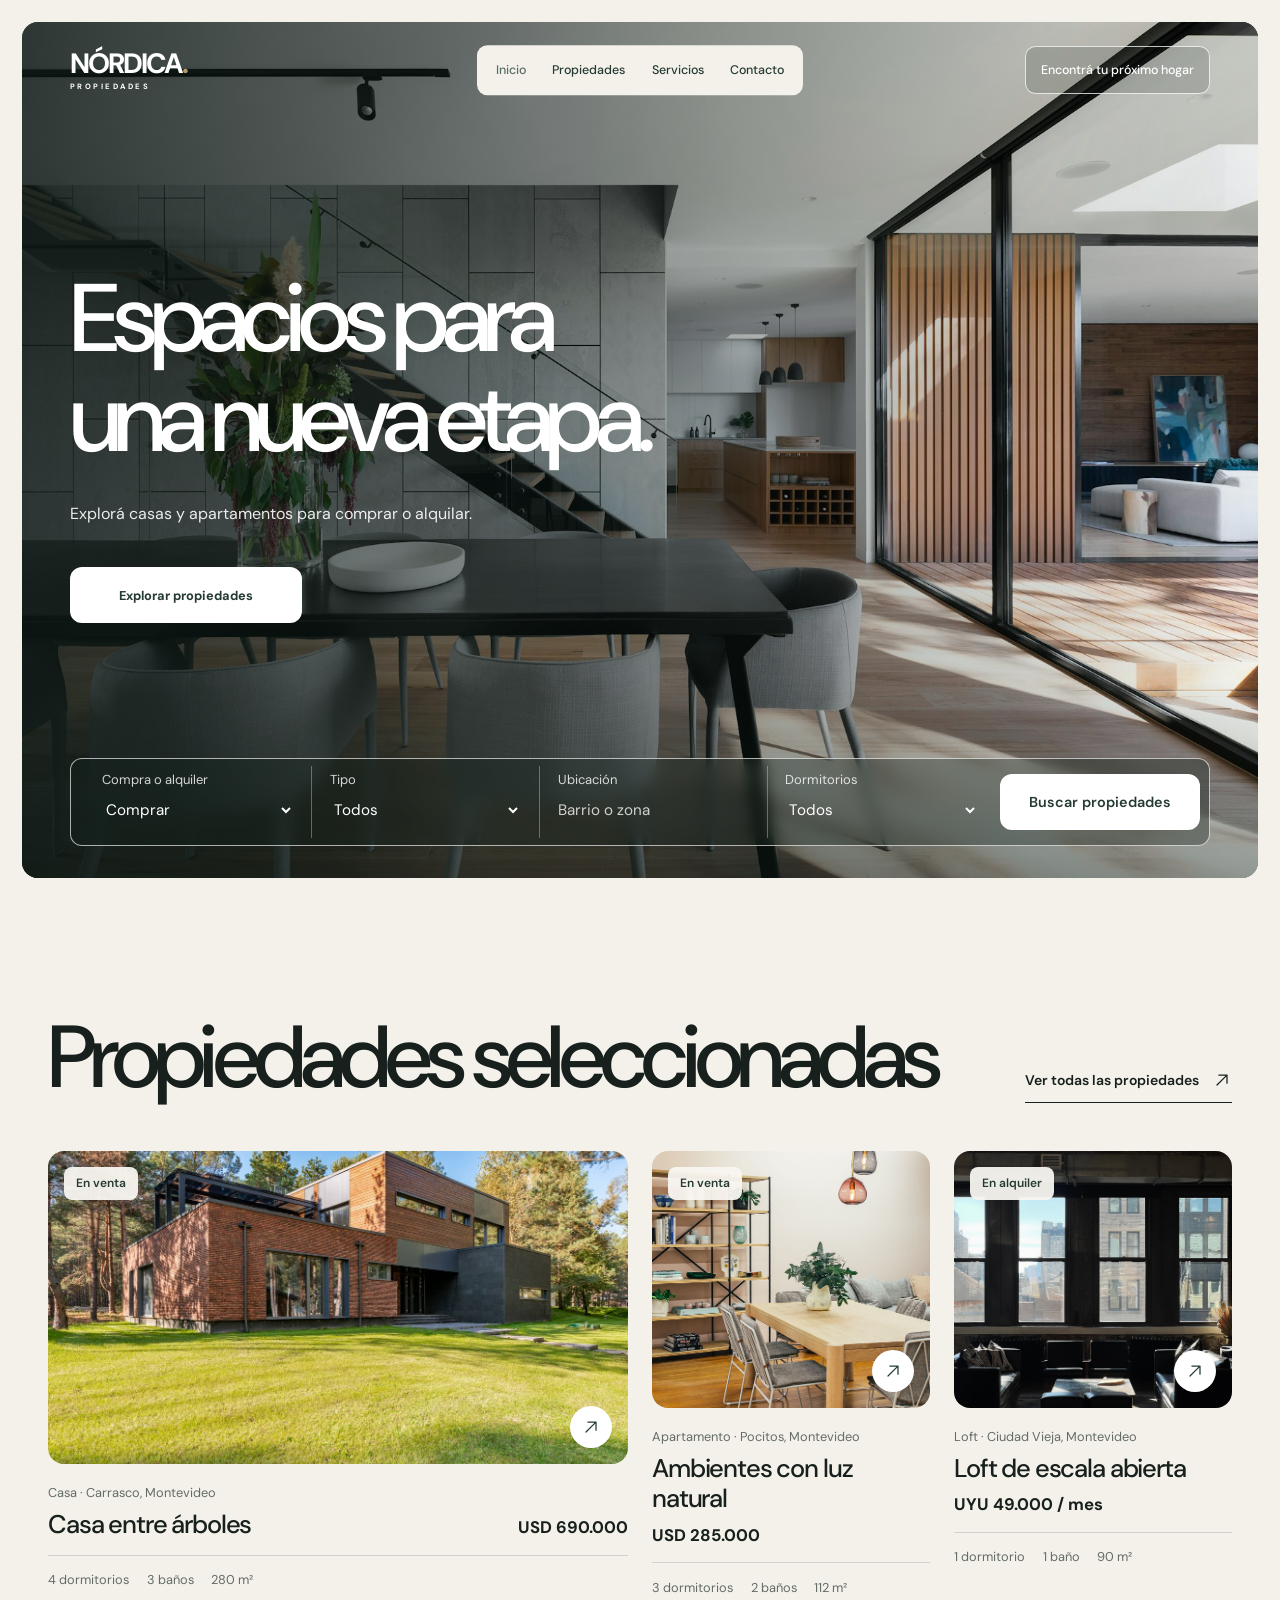
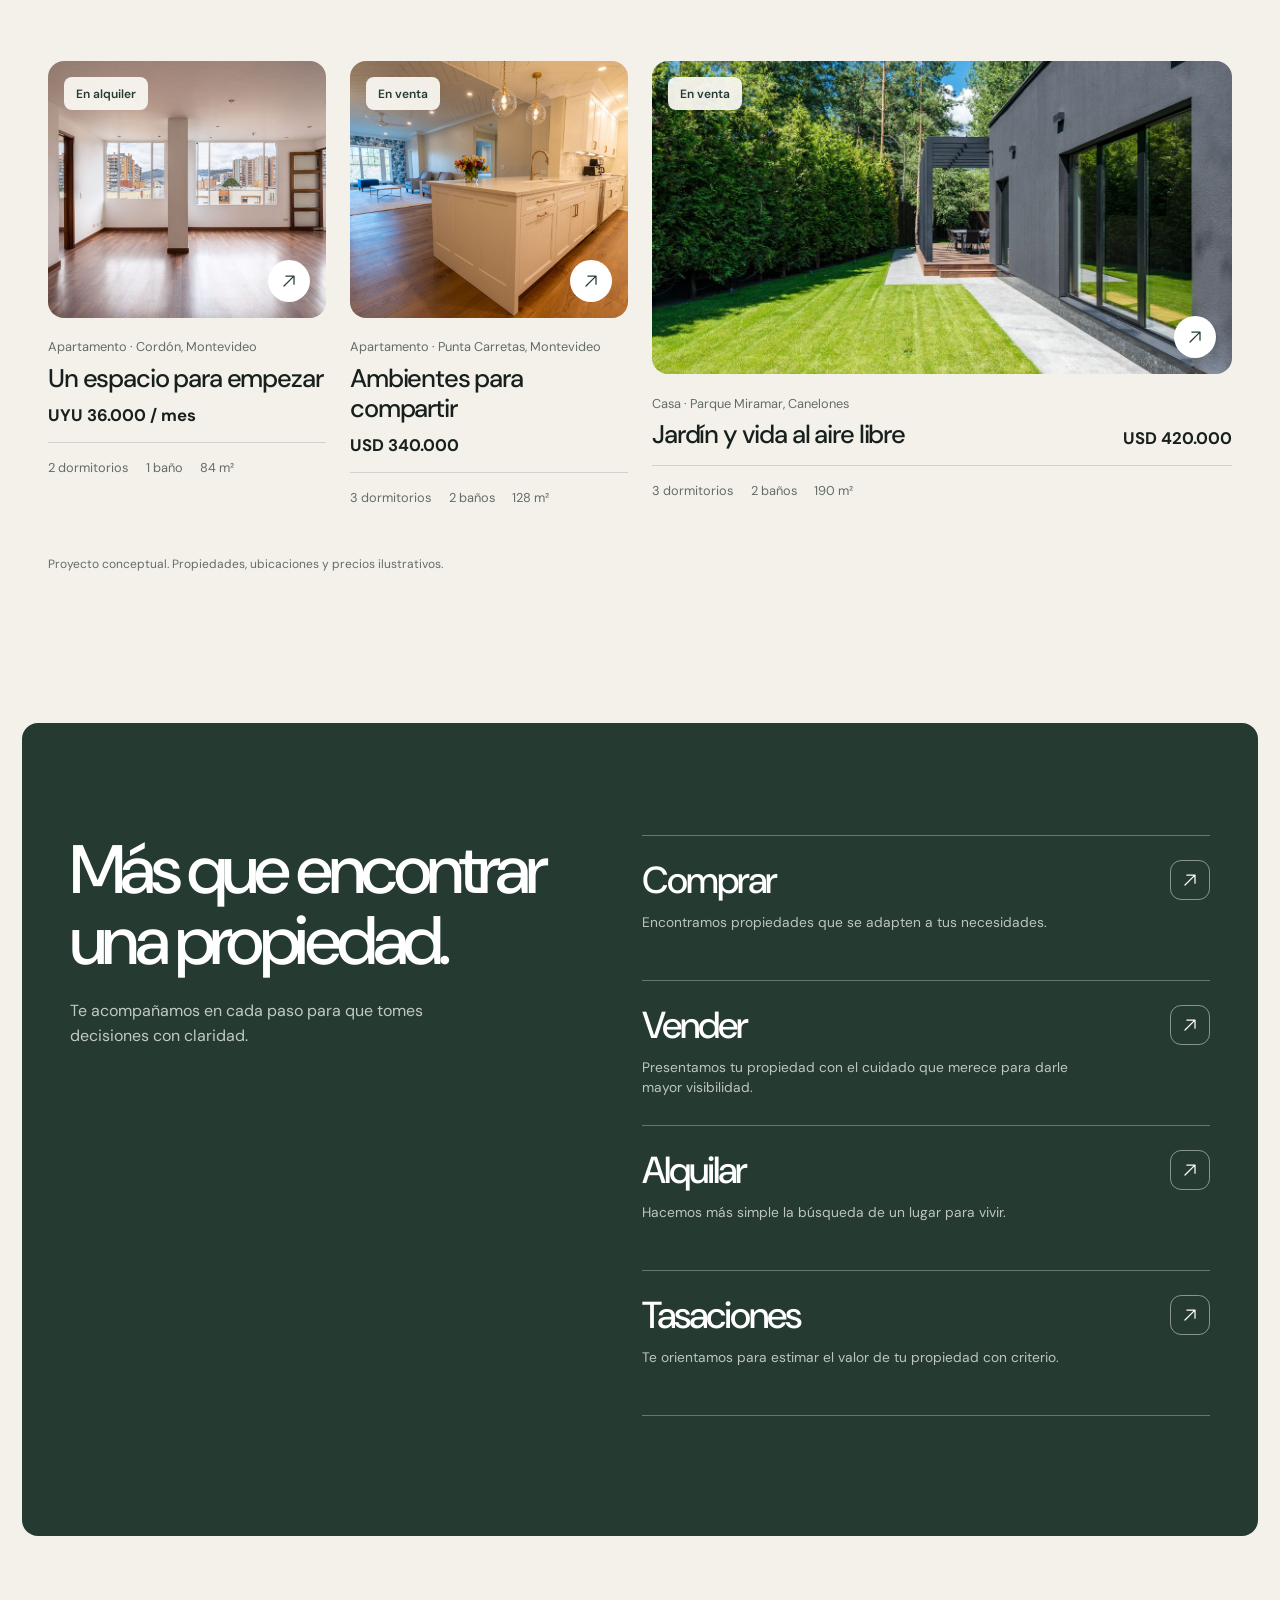
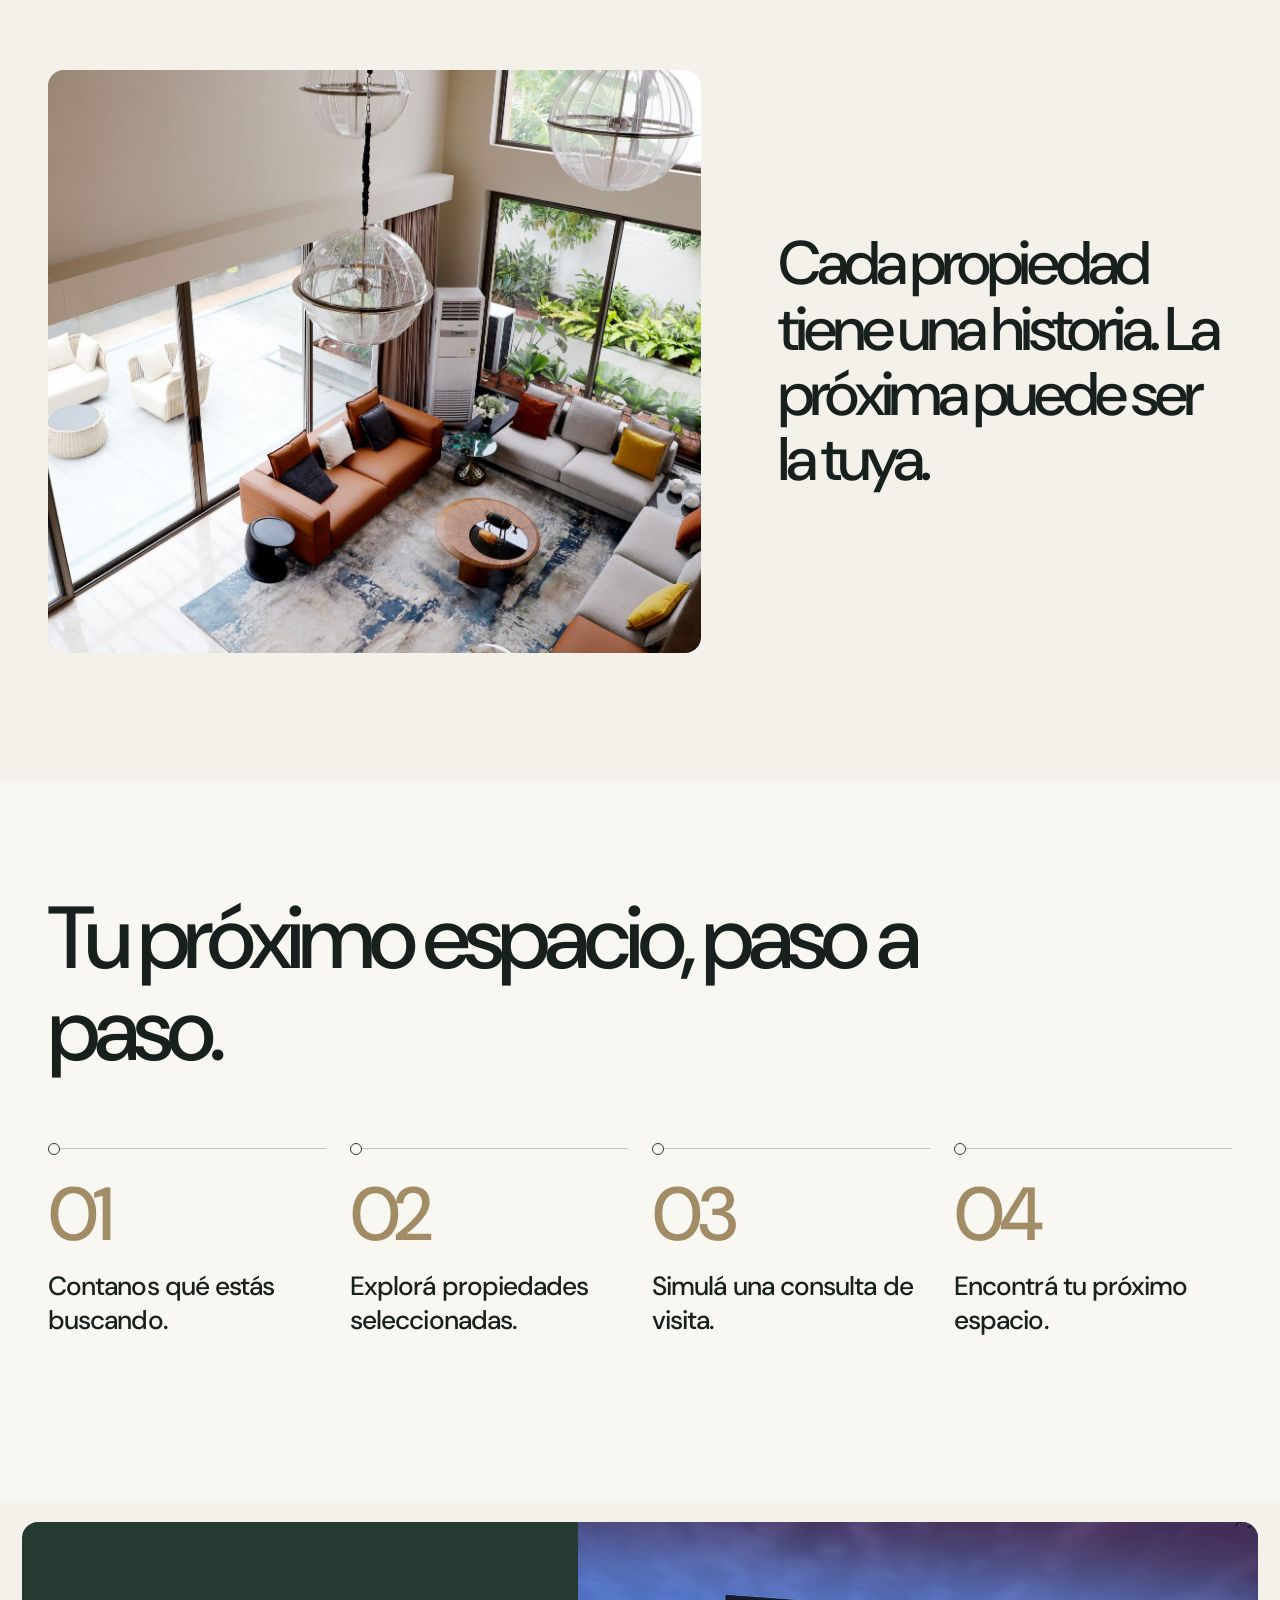
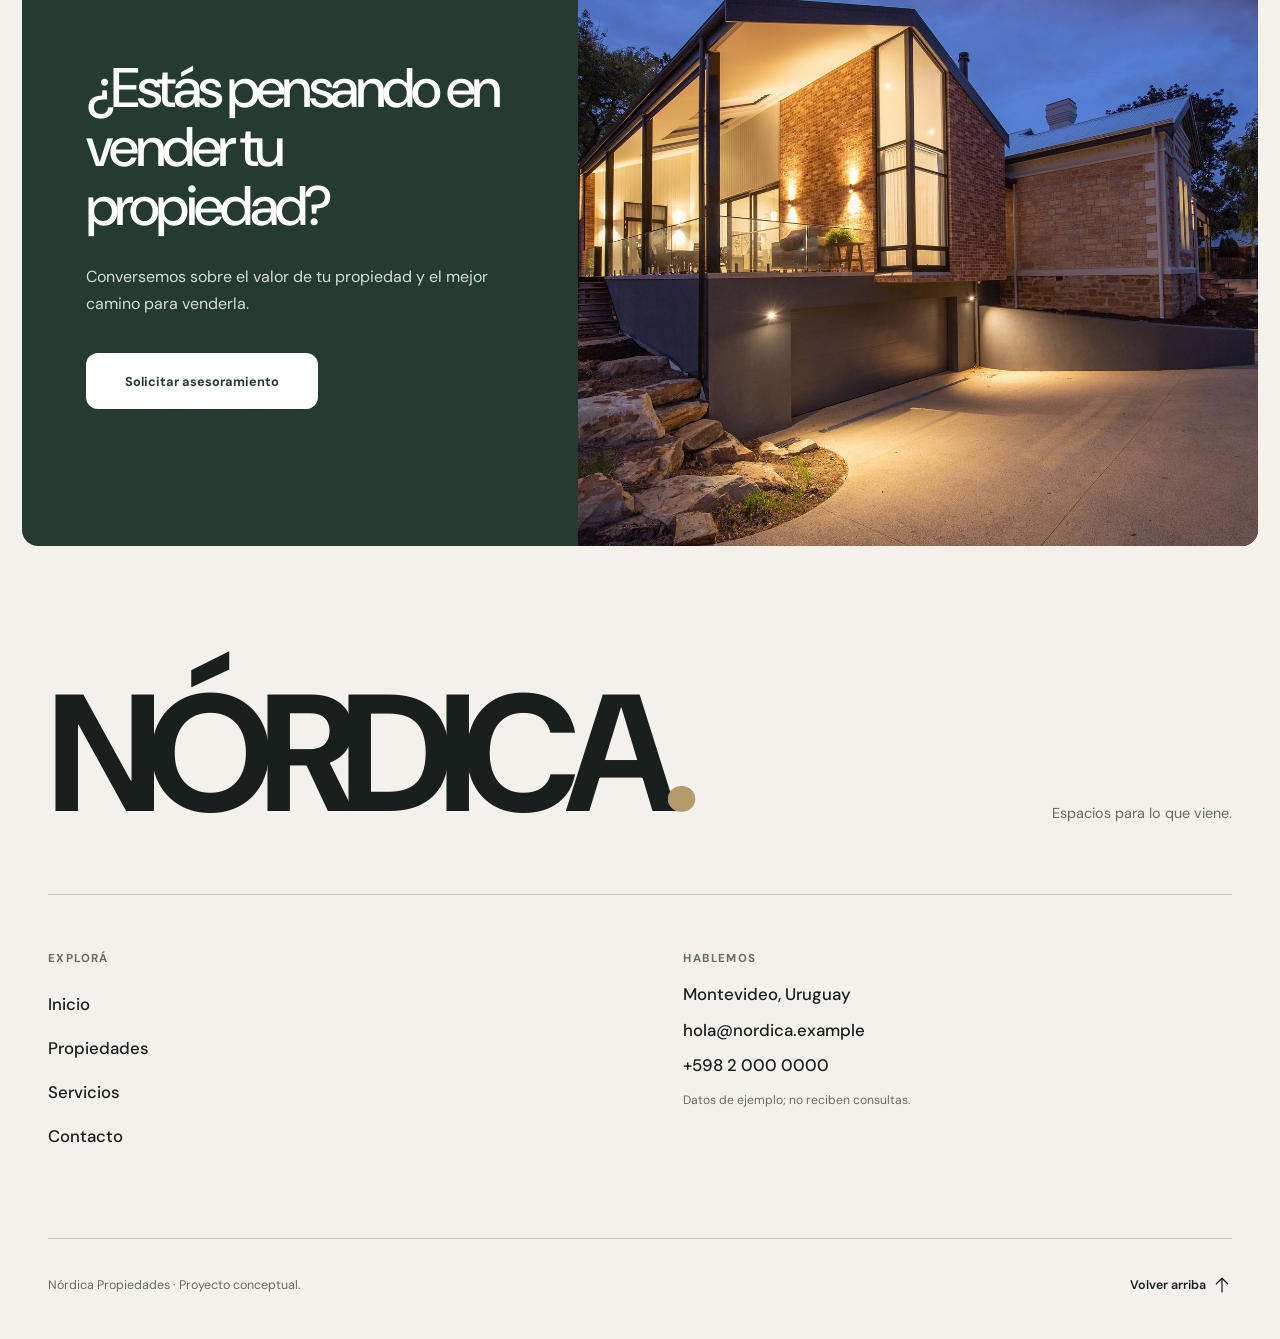
<file: index.html>
<!doctype html>
<html lang="es-UY">
  <head>
    <meta charset="utf-8">
    <meta name="viewport" content="width=device-width, initial-scale=1">
    <meta name="theme-color" content="#f4f1eb">
    <link rel="icon" type="image/svg+xml" href="assets/favicon.svg">
    <meta name="description" content="Nórdica Propiedades es un proyecto conceptual de una inmobiliaria contemporánea en Montevideo.">
    <title>Nórdica Propiedades — Espacios para una nueva etapa</title>
    <link rel="preconnect" href="https://fonts.googleapis.com">
    <link rel="preconnect" href="https://fonts.gstatic.com" crossorigin>
    <link href="https://fonts.googleapis.com/css2?family=DM+Sans:wght@400;500;600;700&display=swap" rel="stylesheet">
    <link rel="stylesheet" href="css/styles.css?v=35">
    <script src="js/main.js?v=10" defer></script>
    <script src="js/newsletter.js?v=5" defer></script>
  </head>
  <body>
    <a class="skip-link" href="#contenido">Saltar al contenido</a>

    <header class="site-header">
      <div class="site-header__inner container">
        <a class="brand" href="index.html" aria-label="Nórdica Propiedades, inicio">
          <span class="brand__name">NÓRDICA<span class="brand__mark" aria-hidden="true">.</span></span>
          <span class="brand__description">PROPIEDADES</span>
        </a>

        <button class="menu-toggle" type="button" aria-label="Abrir menú" aria-controls="site-nav" aria-expanded="false"><span class="icon icon--menu" aria-hidden="true"></span></button>

        <nav class="site-nav" id="site-nav" aria-label="Navegación principal">
          <ul class="site-nav__list">
            <li><a class="site-nav__link is-current" href="index.html" aria-current="page">Inicio</a></li>
            <li><a class="site-nav__link" href="propiedades.html">Propiedades</a></li>
            <li><a class="site-nav__link" href="index.html#servicios">Servicios</a></li>
            <li><a class="site-nav__link" href="contacto.html">Contacto</a></li>
          </ul>
          <a class="site-nav__cta" href="propiedades.html">Encontrá tu próximo hogar</a>
        </nav>
      </div>
    </header>

    <main id="contenido">
      <section class="hero" aria-labelledby="hero-title">
        <div class="hero__content">
          <div class="hero__copy">
            <h1 id="hero-title">Espacios para una nueva <span class="hero__word">etapa</span></h1>
            <p class="hero__description">Explorá casas y apartamentos para comprar o alquilar.</p>
            <a class="button button--primary hero__action" href="propiedades.html">Explorar propiedades</a>
          </div>

          <section class="property-search" aria-labelledby="property-search-title">
            <h2 class="visually-hidden" id="property-search-title">Buscá propiedades</h2>

            <form class="property-search__form" action="propiedades.html#catalog-listings-title" method="get" role="search">
              <div class="property-search__field">
                <label for="search-operation">Compra o alquiler</label>
                <select id="search-operation" name="operacion">
                  <option value="comprar">Comprar</option>
                  <option value="alquilar">Alquilar</option>
                </select>
              </div>

              <div class="property-search__field">
                <label for="search-type">Tipo</label>
                <select id="search-type" name="tipo">
                  <option value="">Todos</option>
                  <option value="casa">Casa</option>
                  <option value="apartamento">Apartamento</option>
                </select>
              </div>

              <div class="property-search__field">
                <label for="search-location">Ubicación</label>
                <input id="search-location" name="ubicacion" type="search" placeholder="Barrio o zona" autocomplete="off" maxlength="80">
              </div>

              <div class="property-search__field">
                <label for="search-bedrooms">Dormitorios</label>
                <select id="search-bedrooms" name="dormitorios">
                  <option value="">Todos</option>
                  <option value="1">1 o más</option>
                  <option value="2">2 o más</option>
                  <option value="3">3 o más</option>
                  <option value="4">4 o más</option>
                </select>
              </div>

              <button class="property-search__submit" type="submit">Buscar propiedades</button>
            </form>
          </section>
        </div>

        <figure class="hero__visual">
          <img src="assets/images/hero-interior.jpg" width="1800" height="1200" alt="Interior contemporáneo luminoso con ventanales, escalera y materiales naturales" fetchpriority="high" decoding="async">
        </figure>
      </section>

      <section class="featured" id="propiedades-destacadas" aria-labelledby="featured-title">
        <div class="container">
          <div class="featured__header">
            <div>
              <h2 id="featured-title">Propiedades seleccionadas</h2>
            </div>
            <a class="featured__all" href="propiedades.html">Ver todas las propiedades <span class="icon icon--arrow-up-right" aria-hidden="true"></span></a>
          </div>

          <div class="featured__grid">
            <article class="featured-property featured-property--wide">
              <a class="featured-property__link" href="propiedad.html?id=casa-carrasco">
                <div class="featured-property__media">
                  <img src="assets/images/casa-carrasco.jpg" width="1200" height="801" alt="Casa contemporánea de ladrillo y madera entre árboles" loading="lazy" decoding="async">
                  <span class="featured-property__badge">En venta</span>
                  <span class="featured-property__arrow" aria-hidden="true"><span class="icon icon--arrow-up-right"></span></span>
                </div>
                <div class="featured-property__details">
                  <div class="featured-property__heading">
                    <p>Casa · Carrasco, Montevideo</p>
                    <h3>Casa entre árboles</h3>
                  </div>
                  <p class="featured-property__price">USD 690.000</p>
                </div>
                <ul class="featured-property__specs" aria-label="Características de la propiedad">
                  <li>4 dormitorios</li><li>3 baños</li><li>280 m²</li>
                </ul>
              </a>
            </article>

            <article class="featured-property">
              <a class="featured-property__link" href="propiedad.html?id=apartamento-pocitos">
                <div class="featured-property__media">
                  <img src="assets/images/apartamento-pocitos.jpg" width="1200" height="1800" alt="Comedor luminoso con mesa de madera y lámparas colgantes" loading="lazy" decoding="async">
                  <span class="featured-property__badge">En venta</span>
                  <span class="featured-property__arrow" aria-hidden="true"><span class="icon icon--arrow-up-right"></span></span>
                </div>
                <div class="featured-property__details">
                  <div class="featured-property__heading">
                    <p>Apartamento · Pocitos, Montevideo</p>
                    <h3>Ambientes con luz natural</h3>
                  </div>
                  <p class="featured-property__price">USD 285.000</p>
                </div>
                <ul class="featured-property__specs" aria-label="Características de la propiedad">
                  <li>3 dormitorios</li><li>2 baños</li><li>112 m²</li>
                </ul>
              </a>
            </article>

            <article class="featured-property">
              <a class="featured-property__link" href="propiedad.html?id=loft-ciudad-vieja">
                <div class="featured-property__media">
                  <img src="assets/images/loft-ciudad-vieja.jpg" width="1200" height="1600" alt="Loft con ventanales altos y sala de estar de estilo industrial" loading="lazy" decoding="async">
                  <span class="featured-property__badge">En alquiler</span>
                  <span class="featured-property__arrow" aria-hidden="true"><span class="icon icon--arrow-up-right"></span></span>
                </div>
                <div class="featured-property__details">
                  <div class="featured-property__heading">
                    <p>Loft · Ciudad Vieja, Montevideo</p>
                    <h3>Loft de escala abierta</h3>
                  </div>
                  <p class="featured-property__price">UYU 49.000 / mes</p>
                </div>
                <ul class="featured-property__specs" aria-label="Características de la propiedad">
                  <li>1 dormitorio</li><li>1 baño</li><li>90 m²</li>
                </ul>
              </a>
            </article>

            <article class="featured-property">
              <a class="featured-property__link" href="propiedad.html?id=apartamento-cordon">
                <div class="featured-property__media">
                  <img src="assets/images/apartamento-cordon.jpg" width="1200" height="800" alt="Apartamento vacío con piso de madera y ventanas amplias" loading="lazy" decoding="async">
                  <span class="featured-property__badge">En alquiler</span>
                  <span class="featured-property__arrow" aria-hidden="true"><span class="icon icon--arrow-up-right"></span></span>
                </div>
                <div class="featured-property__details">
                  <div class="featured-property__heading">
                    <p>Apartamento · Cordón, Montevideo</p>
                    <h3>Un espacio para empezar</h3>
                  </div>
                  <p class="featured-property__price">UYU 36.000 / mes</p>
                </div>
                <ul class="featured-property__specs" aria-label="Características de la propiedad">
                  <li>2 dormitorios</li><li>1 baño</li><li>84 m²</li>
                </ul>
              </a>
            </article>

            <article class="featured-property">
              <a class="featured-property__link" href="propiedad.html?id=apartamento-punta-carretas">
                <div class="featured-property__media">
                  <img src="assets/images/apartamento-punta-carretas.jpg" width="1200" height="800" alt="Cocina abierta con isla y sala de estar luminosa" loading="lazy" decoding="async">
                  <span class="featured-property__badge">En venta</span>
                  <span class="featured-property__arrow" aria-hidden="true"><span class="icon icon--arrow-up-right"></span></span>
                </div>
                <div class="featured-property__details">
                  <div class="featured-property__heading">
                    <p>Apartamento · Punta Carretas, Montevideo</p>
                    <h3>Ambientes para compartir</h3>
                  </div>
                  <p class="featured-property__price">USD 340.000</p>
                </div>
                <ul class="featured-property__specs" aria-label="Características de la propiedad">
                  <li>3 dormitorios</li><li>2 baños</li><li>128 m²</li>
                </ul>
              </a>
            </article>

            <article class="featured-property featured-property--wide">
              <a class="featured-property__link" href="propiedad.html?id=casa-parque-miramar">
                <div class="featured-property__media">
                  <img src="assets/images/casa-parque-miramar.jpg" width="1200" height="801" alt="Casa moderna con jardín verde y ventanales al exterior" loading="lazy" decoding="async">
                  <span class="featured-property__badge">En venta</span>
                  <span class="featured-property__arrow" aria-hidden="true"><span class="icon icon--arrow-up-right"></span></span>
                </div>
                <div class="featured-property__details">
                  <div class="featured-property__heading">
                    <p>Casa · Parque Miramar, Canelones</p>
                    <h3>Jardín y vida al aire libre</h3>
                  </div>
                  <p class="featured-property__price">USD 420.000</p>
                </div>
                <ul class="featured-property__specs" aria-label="Características de la propiedad">
                  <li>3 dormitorios</li><li>2 baños</li><li>190 m²</li>
                </ul>
              </a>
            </article>
          </div>

          <p class="featured__disclaimer">Proyecto conceptual. Propiedades, ubicaciones y precios ilustrativos.</p>
        </div>
      </section>

      <section class="services" id="servicios" aria-labelledby="services-title">
        <div class="services__inner container">
          <div class="services__intro">
            <h2 id="services-title">Más que encontrar una propiedad.</h2>
            <p>Te acompañamos en cada paso para que tomes decisiones con claridad.</p>
          </div>

          <ul class="services__list">
            <li class="service-row">
              <a class="service-row__link" href="propiedades.html?operacion=comprar">
                <span class="service-row__content">
                  <span class="service-row__title">Comprar</span>
                  <span class="service-row__description">Encontramos propiedades que se adapten a tus necesidades.</span>
                </span>
                <span class="service-row__arrow" aria-hidden="true"><span class="icon icon--arrow-up-right"></span></span>
              </a>
            </li>
            <li class="service-row">
              <a class="service-row__link" href="contacto.html?motivo=vender">
                <span class="service-row__content">
                  <span class="service-row__title">Vender</span>
                  <span class="service-row__description">Presentamos tu propiedad con el cuidado que merece para darle mayor visibilidad.</span>
                </span>
                <span class="service-row__arrow" aria-hidden="true"><span class="icon icon--arrow-up-right"></span></span>
              </a>
            </li>
            <li class="service-row">
              <a class="service-row__link" href="propiedades.html?operacion=alquilar">
                <span class="service-row__content">
                  <span class="service-row__title">Alquilar</span>
                  <span class="service-row__description">Hacemos más simple la búsqueda de un lugar para vivir.</span>
                </span>
                <span class="service-row__arrow" aria-hidden="true"><span class="icon icon--arrow-up-right"></span></span>
              </a>
            </li>
            <li class="service-row">
              <a class="service-row__link" href="contacto.html?motivo=tasacion">
                <span class="service-row__content">
                  <span class="service-row__title">Tasaciones</span>
                  <span class="service-row__description">Te orientamos para estimar el valor de tu propiedad con criterio.</span>
                </span>
                <span class="service-row__arrow" aria-hidden="true"><span class="icon icon--arrow-up-right"></span></span>
              </a>
            </li>
          </ul>
        </div>
      </section>

      <section class="story" aria-labelledby="story-title">
        <div class="story__layout container">
          <figure class="story__visual">
            <img src="assets/images/historia-interior.jpg" width="1800" height="1200" alt="Sala contemporánea de doble altura abierta hacia un jardín" loading="lazy" decoding="async">
          </figure>
          <div class="story__copy">
            <h2 id="story-title">Cada propiedad tiene una historia. La próxima puede ser la tuya.</h2>
          </div>
        </div>
      </section>

      <section class="process" id="proceso" aria-labelledby="process-title">
        <div class="container">
          <h2 id="process-title">Tu próximo espacio, paso a paso.</h2>
          <ol class="process__steps">
            <li class="process__step">
              <span class="process__number" aria-hidden="true">01</span>
              <p>Contanos qué estás buscando.</p>
            </li>
            <li class="process__step">
              <span class="process__number" aria-hidden="true">02</span>
              <p>Explorá propiedades seleccionadas.</p>
            </li>
            <li class="process__step">
              <span class="process__number" aria-hidden="true">03</span>
              <p>Simulá una consulta de visita.</p>
            </li>
            <li class="process__step">
              <span class="process__number" aria-hidden="true">04</span>
              <p>Encontrá tu próximo espacio.</p>
            </li>
          </ol>
        </div>
      </section>

      <section class="sell-cta" id="vender" aria-labelledby="sell-cta-title">
        <div class="sell-cta__content">
          <h2 id="sell-cta-title">¿Estás pensando en vender tu propiedad?</h2>
          <p>Conversemos sobre el valor de tu propiedad y el mejor camino para venderla.</p>
          <a class="button button--primary" href="contacto.html?motivo=vender">Solicitar asesoramiento</a>
        </div>
        <figure class="sell-cta__visual">
          <img src="assets/images/cta-vender.jpg" width="1800" height="1200" alt="Casa contemporánea de ladrillo iluminada al atardecer" loading="lazy" decoding="async">
        </figure>
      </section>
    </main>

    <footer class="site-footer">
      <div class="site-footer__inner container">
        <div class="site-footer__masthead">
          <a class="site-footer__brand" href="index.html" aria-label="Nórdica Propiedades, inicio">NÓRDICA<span aria-hidden="true">.</span></a>
          <p>Espacios para lo que viene.</p>
        </div>

        <div class="site-footer__details">
          <nav class="site-footer__group" aria-label="Navegación del pie de página">
            <h2>Explorá</h2>
            <ul>
              <li><a href="index.html">Inicio</a></li>
              <li><a href="propiedades.html">Propiedades</a></li>
              <li><a href="index.html#servicios">Servicios</a></li>
              <li><a href="contacto.html">Contacto</a></li>
            </ul>
          </nav>

          <div class="site-footer__group">
            <h2>Hablemos</h2>
            <p>Montevideo, Uruguay</p>
            <p>hola@nordica.example</p>
            <p>+598 2 000 0000</p>
            <p class="site-footer__note">Datos de ejemplo; no reciben consultas.</p>
          </div>

        </div>

        <div class="site-footer__bottom">
          <p>Nórdica Propiedades · Proyecto conceptual.</p>
          <a href="#contenido">Volver arriba <span class="icon icon--arrow-up" aria-hidden="true"></span></a>
        </div>
      </div>
    </footer>
  </body>
</html>
</file>
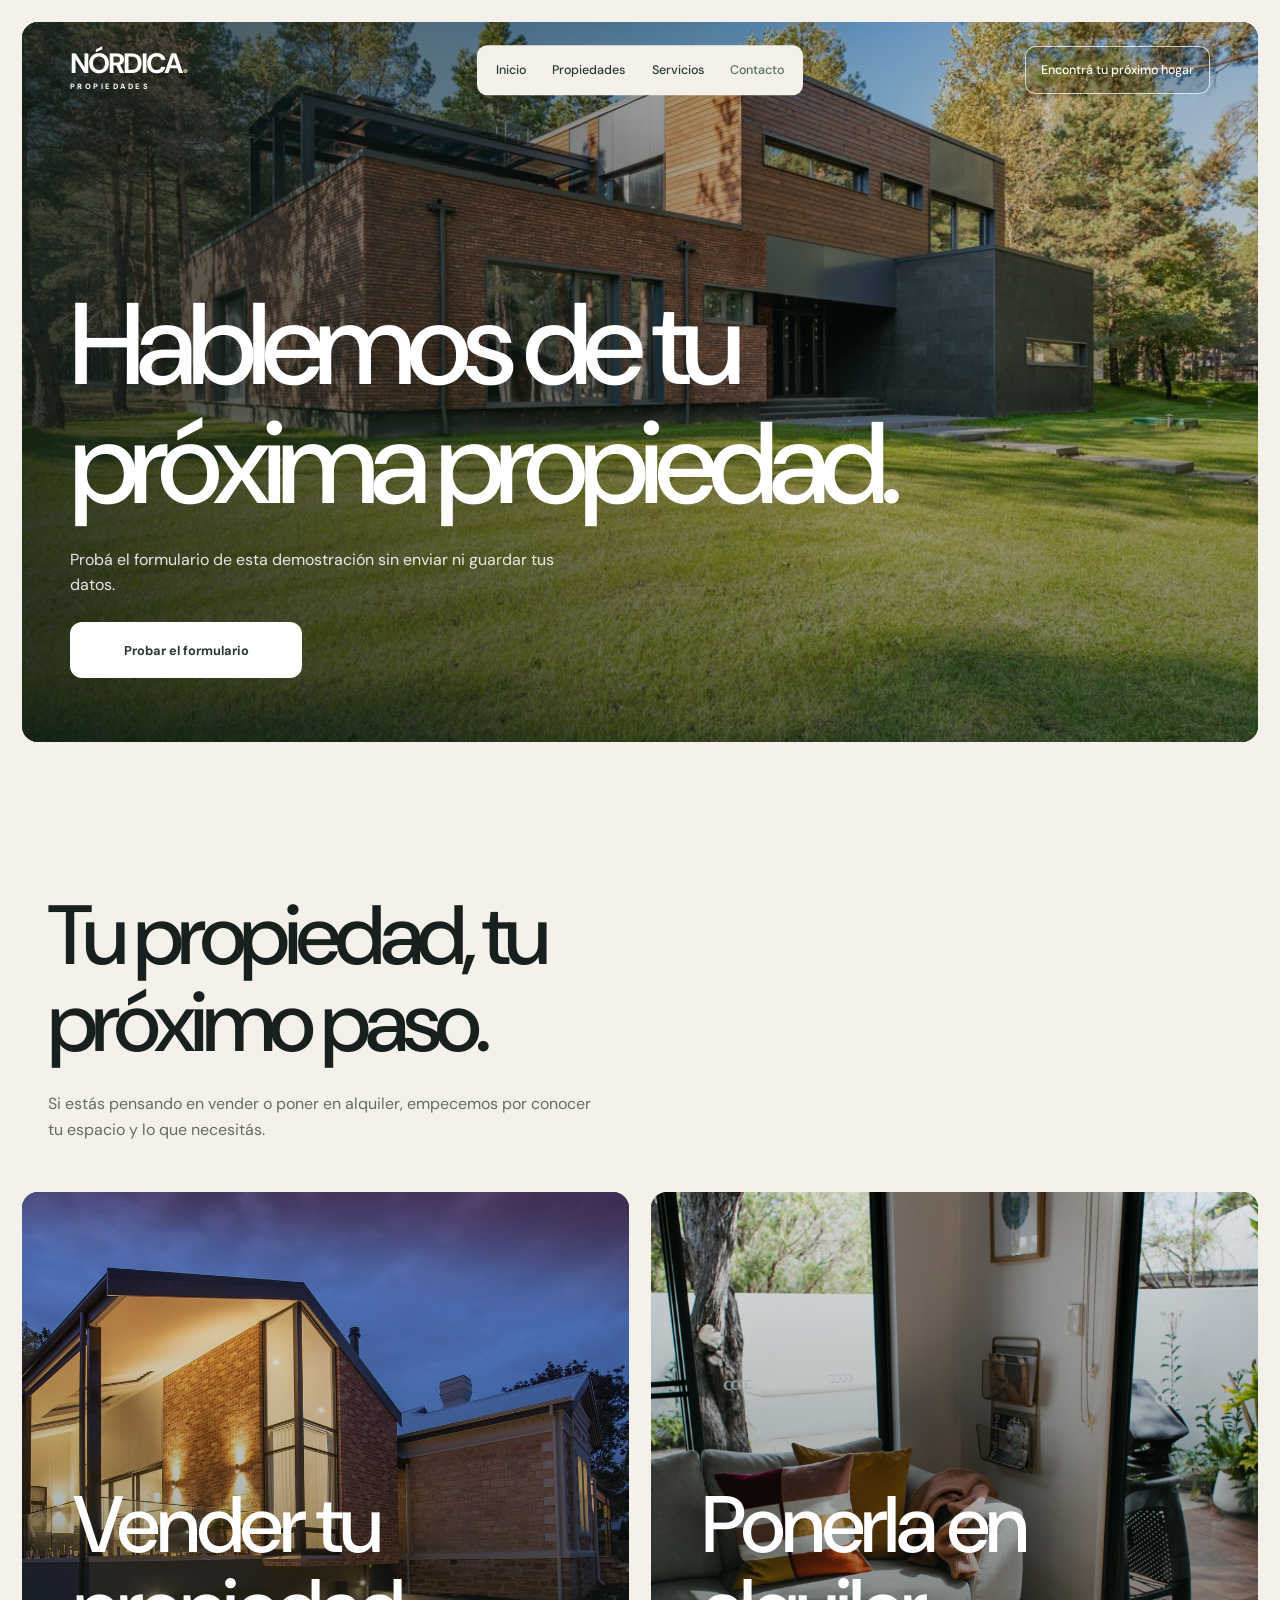
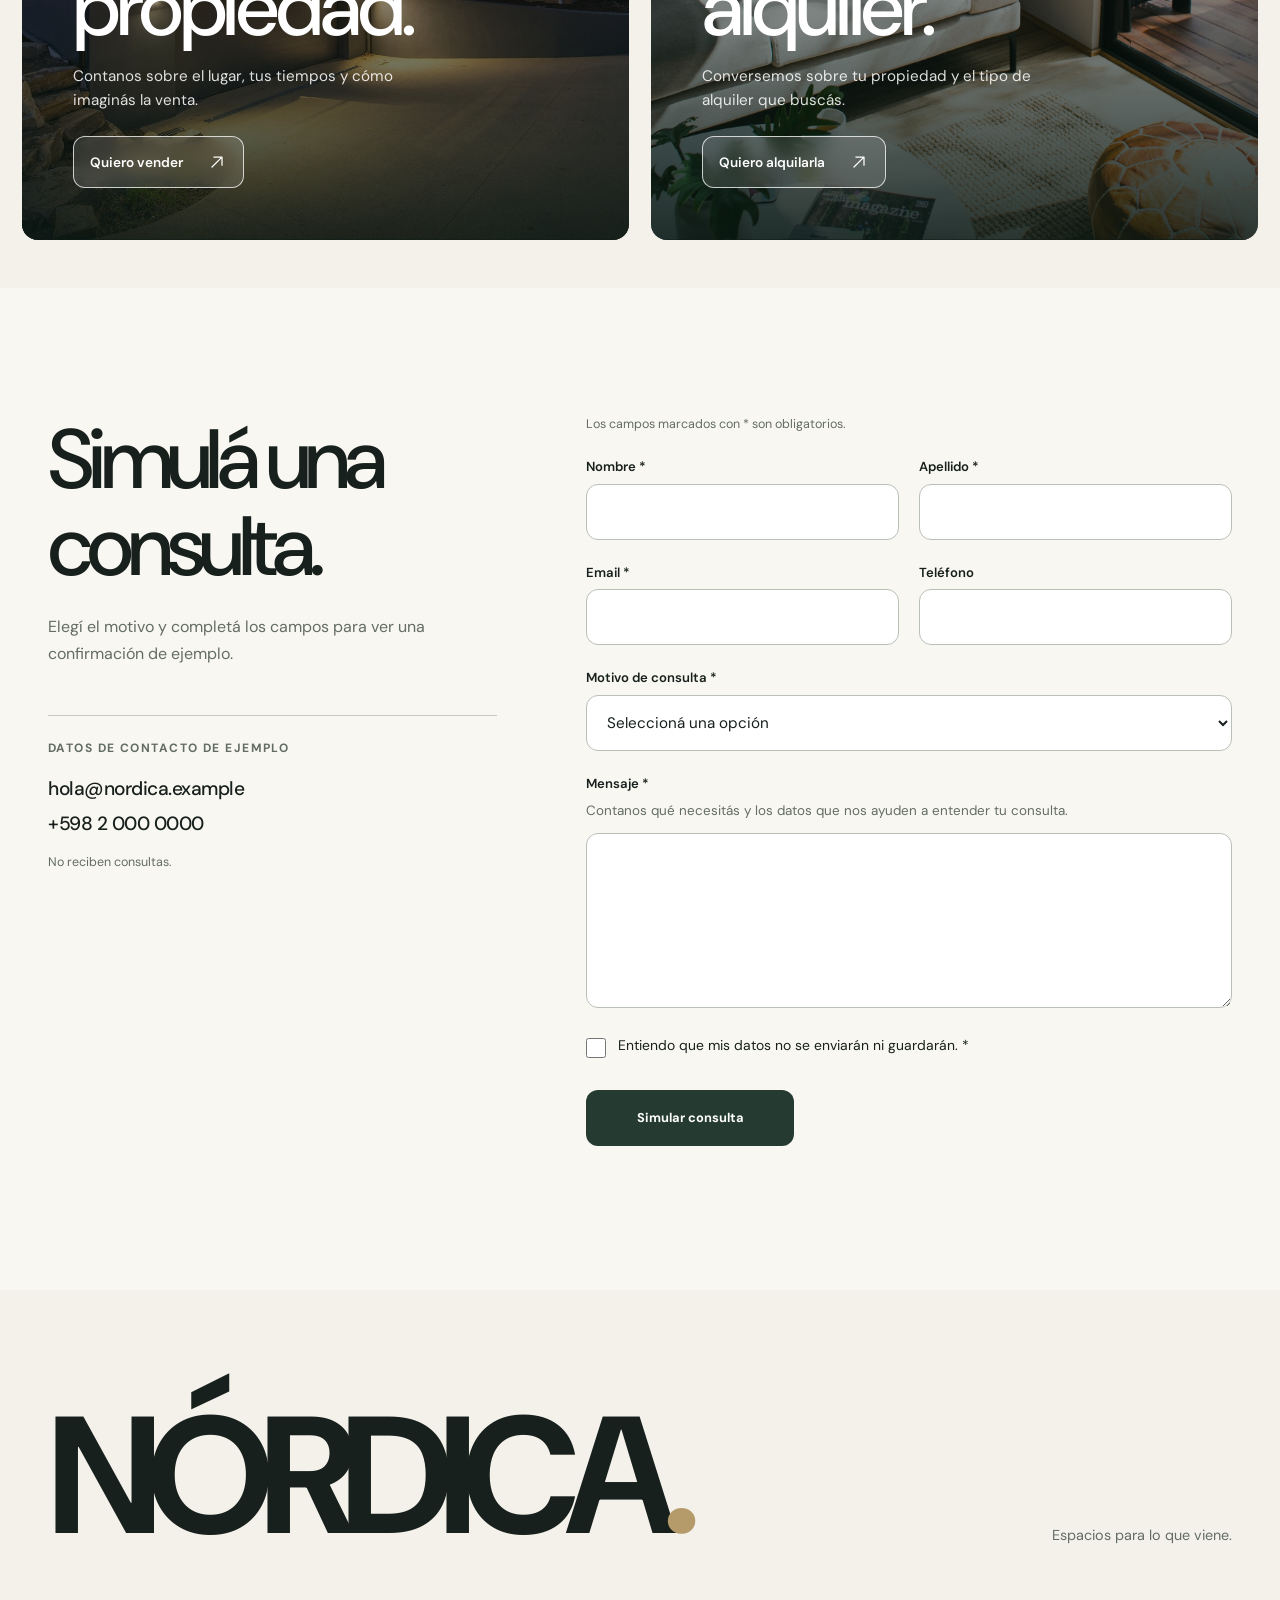
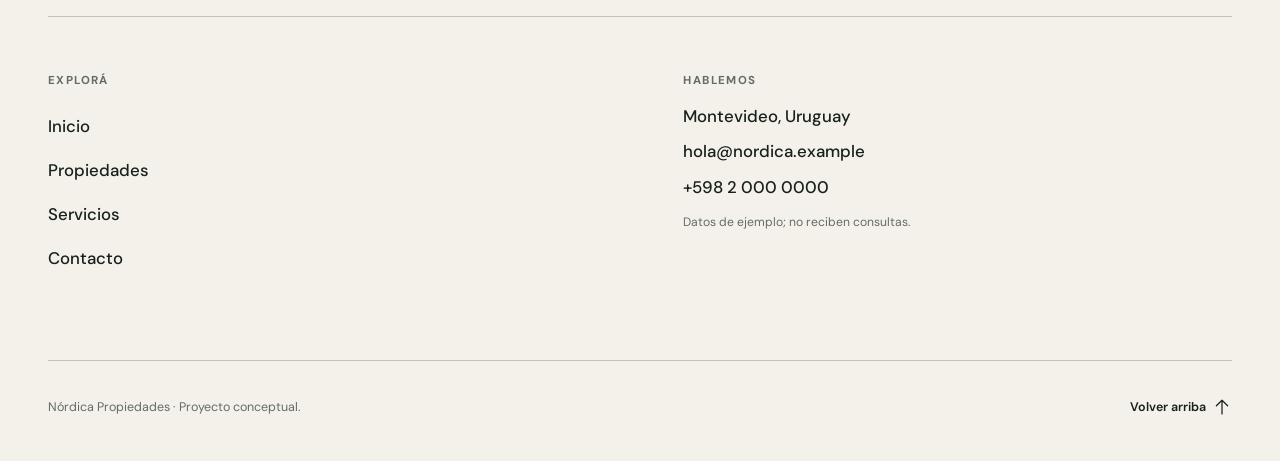
<file: contacto.html>
<!doctype html>
<html lang="es-UY">
  <head>
    <meta charset="utf-8">
    <meta name="viewport" content="width=device-width, initial-scale=1">
    <meta name="theme-color" content="#f4f1eb">
    <link rel="icon" type="image/svg+xml" href="assets/favicon.svg">
    <meta name="description" content="Contactá a Nórdica Propiedades para consultar por una compra, venta, alquiler o tasación. Proyecto conceptual.">
    <title>Contacto — Nórdica Propiedades</title>
    <link rel="preconnect" href="https://fonts.googleapis.com">
    <link rel="preconnect" href="https://fonts.gstatic.com" crossorigin>
    <link href="https://fonts.googleapis.com/css2?family=DM+Sans:wght@400;500;600;700&display=swap" rel="stylesheet">
    <link rel="stylesheet" href="css/styles.css?v=35">
    <script src="js/main.js?v=10" defer></script>
    <script src="js/newsletter.js?v=5" defer></script>
    <script src="js/validacion.js?v=1" defer></script>
    <script src="js/formulario.js?v=7" defer></script>
  </head>
  <body>
    <a class="skip-link" href="#contenido">Saltar al contenido</a>

    <header class="site-header">
      <div class="site-header__inner container">
        <a class="brand" href="index.html" aria-label="Nórdica Propiedades, inicio">
          <span class="brand__name">NÓRDICA<span class="brand__mark" aria-hidden="true">.</span></span>
          <span class="brand__description">PROPIEDADES</span>
        </a>

        <button class="menu-toggle" type="button" aria-label="Abrir menú" aria-controls="site-nav" aria-expanded="false"><span class="icon icon--menu" aria-hidden="true"></span></button>

        <nav class="site-nav" id="site-nav" aria-label="Navegación principal">
          <ul class="site-nav__list">
            <li><a class="site-nav__link" href="index.html">Inicio</a></li>
            <li><a class="site-nav__link" href="propiedades.html">Propiedades</a></li>
            <li><a class="site-nav__link" href="index.html#servicios">Servicios</a></li>
            <li><a class="site-nav__link is-current" href="contacto.html" aria-current="page">Contacto</a></li>
          </ul>
          <a class="site-nav__cta" href="propiedades.html">Encontrá tu próximo hogar</a>
        </nav>
      </div>
    </header>

    <main id="contenido">
      <section class="contact-hero" aria-labelledby="contact-title">
        <div class="contact-hero__content container">
          <h1 id="contact-title">Hablemos de tu próxima propiedad.</h1>
          <p>Probá el formulario de esta demostración sin enviar ni guardar tus datos.</p>
          <a class="button button--primary contact-hero__action" href="#contact-form">Probar el formulario</a>
        </div>
        <figure class="contact-hero__visual">
          <img src="assets/images/casa-carrasco.jpg" width="1200" height="801" alt="Casa contemporánea de ladrillo y madera rodeada de árboles" fetchpriority="high" decoding="async">
        </figure>
      </section>

      <section class="owner-paths" id="publicar" aria-labelledby="owner-paths-title">
        <div class="owner-paths__intro container">
          <h2 id="owner-paths-title">Tu propiedad, tu próximo paso.</h2>
          <p>Si estás pensando en vender o poner en alquiler, empecemos por conocer tu espacio y lo que necesitás.</p>
        </div>

        <div class="owner-paths__grid">
          <article class="owner-path owner-path--sale">
            <img src="assets/images/cta-vender.jpg" width="1800" height="1080" alt="Casa contemporánea iluminada al atardecer" loading="lazy" decoding="async">
            <div class="owner-path__content">
              <h3>Vender tu propiedad.</h3>
              <p>Contanos sobre el lugar, tus tiempos y cómo imaginás la venta.</p>
              <a href="contacto.html?motivo=vender#contact-form">Quiero vender <span class="icon icon--arrow-up-right" aria-hidden="true"></span></a>
            </div>
          </article>

          <article class="owner-path owner-path--rent">
            <img src="assets/images/apartamento-buceo.jpg" width="1728" height="2592" alt="Sala de estar luminosa con salida a una terraza" loading="lazy" decoding="async">
            <div class="owner-path__content">
              <h3>Ponerla en alquiler.</h3>
              <p>Conversemos sobre tu propiedad y el tipo de alquiler que buscás.</p>
              <a href="contacto.html?motivo=alquilar_propiedad#contact-form">Quiero alquilarla <span class="icon icon--arrow-up-right" aria-hidden="true"></span></a>
            </div>
          </article>
        </div>
      </section>

      <section class="contact-section" aria-labelledby="contact-form-title">
        <div class="contact-section__layout container">
          <div class="contact-section__intro">
            <h2 id="contact-form-title">Simulá una consulta.</h2>
            <p>Elegí el motivo y completá los campos para ver una confirmación de ejemplo.</p>
            <div class="contact-section__direct">
              <h3>Datos de contacto de ejemplo</h3>
              <p>hola@nordica.example</p>
              <p>+598 2 000 0000</p>
              <span>No reciben consultas.</span>
            </div>
          </div>

          <div class="contact-section__form-area">
            <noscript><p class="demo-unavailable">La simulación del formulario requiere JavaScript. No ingreses datos aquí si está desactivado.</p></noscript>
            <form class="contact-form" id="contact-form" novalidate hidden>
              <p class="contact-form__hint">Los campos marcados con * son obligatorios.</p>
              <div class="contact-form__fields">
                <div class="contact-field">
                  <label for="contact-name">Nombre *</label>
                  <input id="contact-name" name="nombre" type="text" autocomplete="given-name" maxlength="80" required aria-describedby="nombre-error">
                  <span class="contact-field__error" id="nombre-error" aria-live="polite"></span>
                </div>
                <div class="contact-field">
                  <label for="contact-lastname">Apellido *</label>
                  <input id="contact-lastname" name="apellido" type="text" autocomplete="family-name" maxlength="80" required aria-describedby="apellido-error">
                  <span class="contact-field__error" id="apellido-error" aria-live="polite"></span>
                </div>
                <div class="contact-field">
                  <label for="contact-email">Email *</label>
                  <input id="contact-email" name="email" type="email" inputmode="email" autocomplete="email" maxlength="254" required aria-describedby="email-error">
                  <span class="contact-field__error" id="email-error" aria-live="polite"></span>
                </div>
                <div class="contact-field">
                  <label for="contact-phone">Teléfono</label>
                  <input id="contact-phone" name="telefono" type="tel" inputmode="tel" autocomplete="tel" maxlength="40" aria-describedby="telefono-error">
                  <span class="contact-field__error" id="telefono-error" aria-live="polite"></span>
                </div>
                <div class="contact-field contact-field--full">
                  <label for="contact-reason">Motivo de consulta *</label>
                  <select id="contact-reason" name="motivo" required aria-describedby="motivo-error">
                    <option value="">Seleccioná una opción</option>
                    <option value="comprar">Comprar</option>
                    <option value="vender">Vender</option>
                    <option value="alquilar">Alquilar</option>
                    <option value="alquilar_propiedad">Poner en alquiler mi propiedad</option>
                    <option value="tasacion">Tasación</option>
                    <option value="otro">Otro</option>
                  </select>
                  <span class="contact-field__error" id="motivo-error" aria-live="polite"></span>
                </div>
                <div class="contact-field contact-field--full">
                  <label for="contact-message">Mensaje *</label>
                  <p class="contact-field__help" id="mensaje-ayuda">Contanos qué necesitás y los datos que nos ayuden a entender tu consulta.</p>
                  <textarea id="contact-message" name="mensaje" rows="6" minlength="10" maxlength="2000" required aria-describedby="mensaje-ayuda mensaje-error"></textarea>
                  <span class="contact-field__error" id="mensaje-error" aria-live="polite"></span>
                </div>
              </div>

              <div class="contact-form__acceptance">
                <div class="contact-form__acceptance-control">
                  <input id="contact-acceptance" name="aceptacion" type="checkbox" required aria-describedby="aceptacion-error">
                  <label for="contact-acceptance">Entiendo que mis datos no se enviarán ni guardarán. *</label>
                </div>
                <span class="contact-field__error" id="aceptacion-error" aria-live="polite"></span>
              </div>

              <button class="button button--dark contact-form__submit" type="submit">Simular consulta</button>
            </form>

            <div class="contact-success" id="contact-success" role="status" tabindex="-1" hidden>
              <span class="contact-success__mark" aria-hidden="true"><span class="icon icon--check"></span></span>
              <h3>Así se vería la confirmación.</h3>
              <p>La simulación terminó sin enviar ni guardar datos.</p>
              <button class="button button--primary" type="button">Probar otra consulta</button>
            </div>
          </div>
        </div>
      </section>
    </main>

    <footer class="site-footer">
      <div class="site-footer__inner container">
        <div class="site-footer__masthead">
          <a class="site-footer__brand" href="index.html" aria-label="Nórdica Propiedades, inicio">NÓRDICA<span aria-hidden="true">.</span></a>
          <p>Espacios para lo que viene.</p>
        </div>

        <div class="site-footer__details">
          <nav class="site-footer__group" aria-label="Navegación del pie de página">
            <h2>Explorá</h2>
            <ul>
              <li><a href="index.html">Inicio</a></li>
              <li><a href="propiedades.html">Propiedades</a></li>
              <li><a href="index.html#servicios">Servicios</a></li>
              <li><a href="contacto.html">Contacto</a></li>
            </ul>
          </nav>

          <div class="site-footer__group">
            <h2>Hablemos</h2>
            <p>Montevideo, Uruguay</p>
            <p>hola@nordica.example</p>
            <p>+598 2 000 0000</p>
            <p class="site-footer__note">Datos de ejemplo; no reciben consultas.</p>
          </div>

        </div>

        <div class="site-footer__bottom">
          <p>Nórdica Propiedades · Proyecto conceptual.</p>
          <a href="#contenido">Volver arriba <span class="icon icon--arrow-up" aria-hidden="true"></span></a>
        </div>
      </div>
    </footer>
  </body>
</html>
</file>
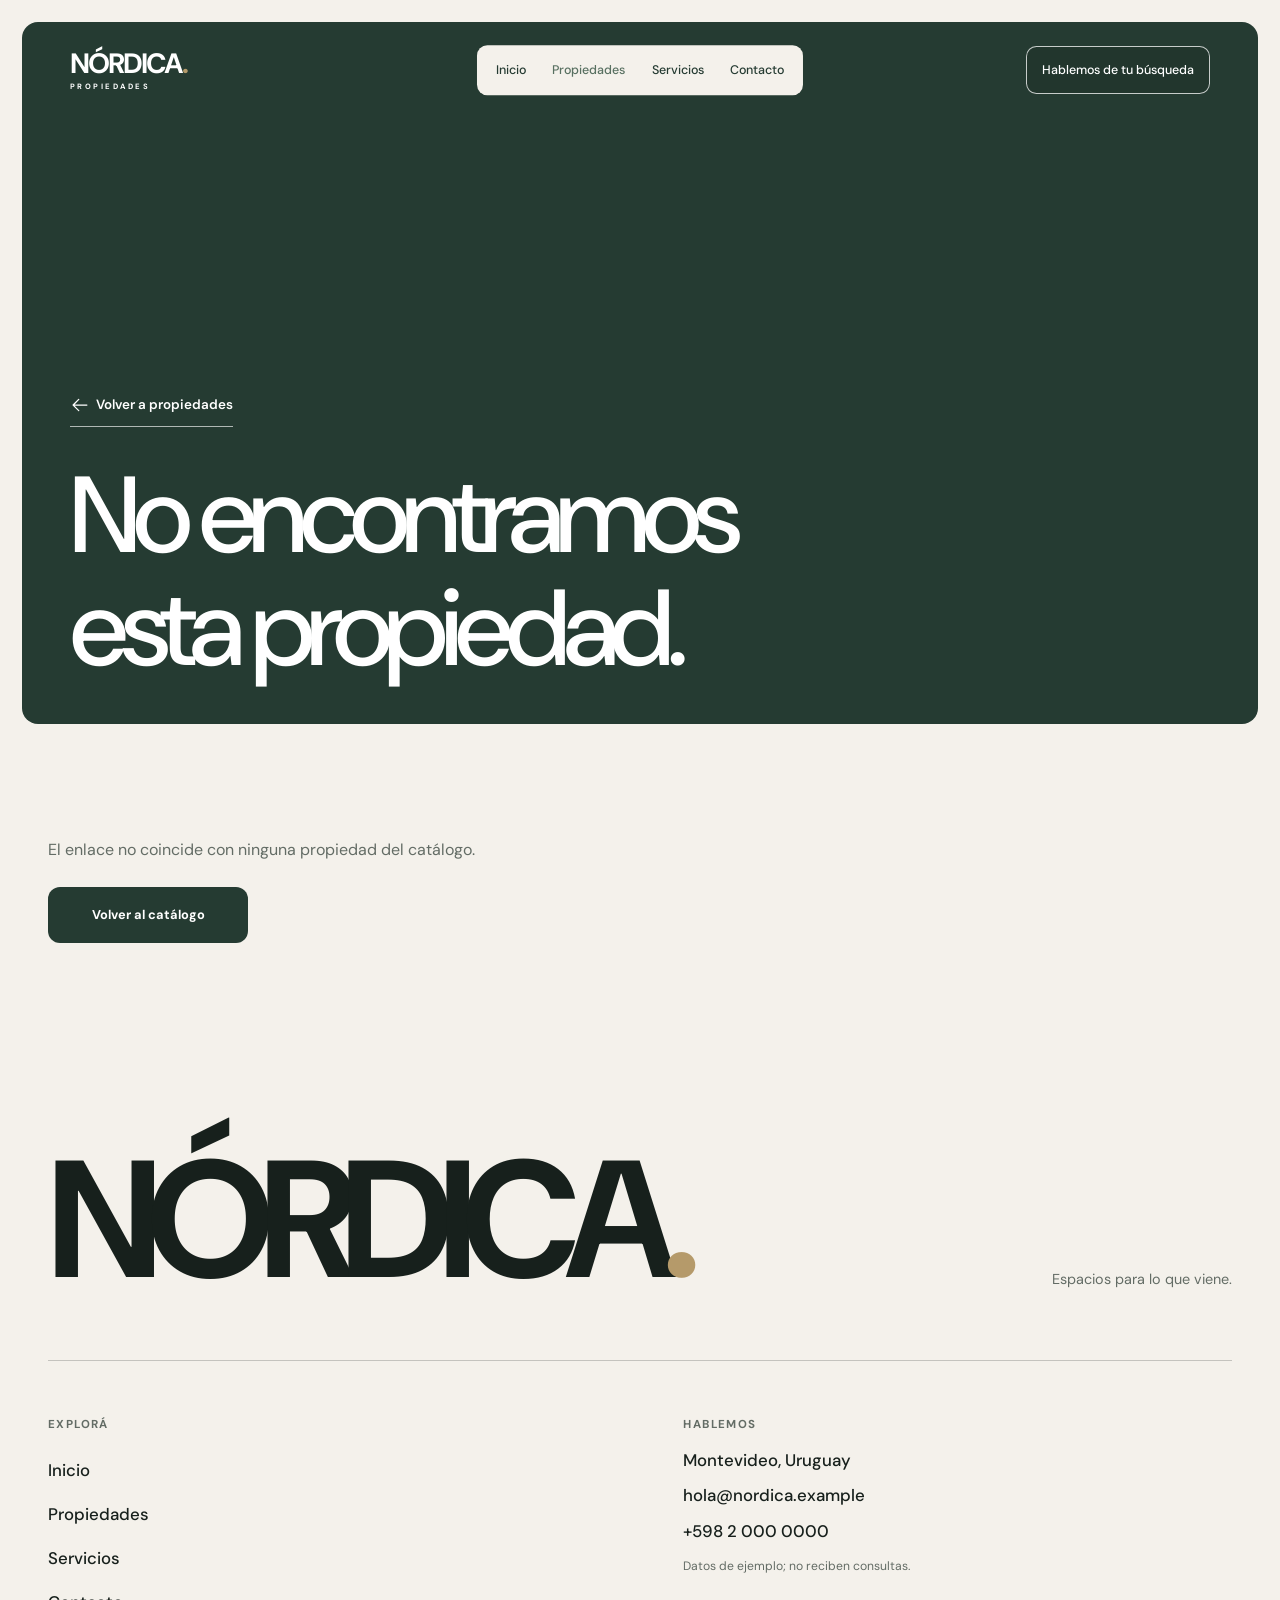
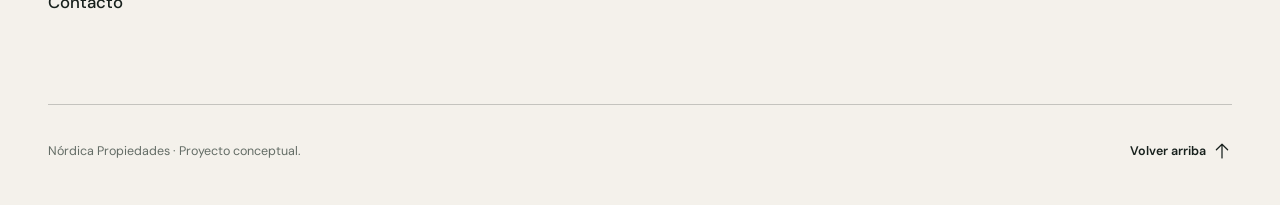
<file: propiedad.html>
<!doctype html>
<html lang="es-UY">
  <head>
    <meta charset="utf-8">
    <meta name="viewport" content="width=device-width, initial-scale=1">
    <meta name="theme-color" content="#f4f1eb">
    <link rel="icon" type="image/svg+xml" href="assets/favicon.svg">
    <meta name="description" content="Detalle de una propiedad conceptual de Nórdica Propiedades.">
    <title>Propiedad — Nórdica Propiedades</title>
    <link rel="preconnect" href="https://fonts.googleapis.com">
    <link rel="preconnect" href="https://fonts.gstatic.com" crossorigin>
    <link href="https://fonts.googleapis.com/css2?family=DM+Sans:wght@400;500;600;700&display=swap" rel="stylesheet">
    <link rel="stylesheet" href="css/styles.css?v=35">
    <script src="js/main.js?v=10" defer></script>
    <script src="js/newsletter.js?v=5" defer></script>
    <script src="js/propiedades.js?v=8" defer></script>
    <script src="js/validacion.js?v=1" defer></script>
    <script src="js/propiedad.js?v=11" defer></script>
  </head>
  <body>
    <a class="skip-link" href="#contenido">Saltar al contenido</a>

    <header class="site-header">
      <div class="site-header__inner container">
        <a class="brand" href="index.html" aria-label="Nórdica Propiedades, inicio">
          <span class="brand__name">NÓRDICA<span class="brand__mark" aria-hidden="true">.</span></span>
          <span class="brand__description">PROPIEDADES</span>
        </a>

        <button class="menu-toggle" type="button" aria-label="Abrir menú" aria-controls="site-nav" aria-expanded="false"><span class="icon icon--menu" aria-hidden="true"></span></button>

        <nav class="site-nav" id="site-nav" aria-label="Navegación principal">
          <ul class="site-nav__list">
            <li><a class="site-nav__link" href="index.html">Inicio</a></li>
            <li><a class="site-nav__link is-current" href="propiedades.html" aria-current="page">Propiedades</a></li>
            <li><a class="site-nav__link" href="index.html#servicios">Servicios</a></li>
            <li><a class="site-nav__link" href="contacto.html">Contacto</a></li>
          </ul>
          <a class="site-nav__cta" href="contacto.html">Hablemos de tu búsqueda</a>
        </nav>
      </div>
    </header>

    <main id="contenido">
      <section class="detail-intro" aria-labelledby="detail-title">
        <figure class="detail-intro__visual" id="detail-intro-visual" hidden>
          <img id="detail-intro-image" alt="" width="1200" height="800" fetchpriority="high" decoding="async">
        </figure>
        <div class="detail-intro__inner container">
          <a class="detail-intro__back" href="propiedades.html"><span class="icon icon--arrow-left" aria-hidden="true"></span>Volver a propiedades</a>
          <h1 id="detail-title">Detalle de propiedad</h1>
          <div class="detail-intro__meta" id="detail-intro-meta">
            <p id="detail-location"></p>
            <div><span id="detail-operation"></span><strong id="detail-price"></strong></div>
          </div>
        </div>
      </section>

      <section class="detail-missing container" id="detail-missing" aria-label="Propiedad no encontrada" hidden>
        <p>El enlace no coincide con ninguna propiedad del catálogo.</p>
        <a class="button button--dark" href="propiedades.html">Volver al catálogo</a>
      </section>

      <noscript><p class="demo-unavailable container">Para ver los detalles y simular una consulta, activá JavaScript. El formulario de demostración no envía ni guarda datos.</p></noscript>

      <div id="detail-content" hidden>
        <section class="detail-gallery-section" aria-label="Galería de imágenes ilustrativas">
          <div class="detail-gallery" id="detail-gallery"></div>
          <p class="detail-gallery__note container">Proyecto conceptual: la imagen principal ilustra el anuncio. Las demás son referencias de otros espacios, no fotos de esta propiedad.</p>
        </section>

        <section class="detail-body" aria-labelledby="detail-information-title">
          <div class="detail-body__layout container">
            <div class="detail-body__main">
              <div class="detail-body__heading">
                <h2 id="detail-information-title">La propiedad en detalle.</h2>
                <p id="detail-reference"></p>
              </div>

              <dl class="detail-facts" id="detail-facts"></dl>

              <div class="detail-body__section">
                <h3>Descripción</h3>
                <p id="detail-description"></p>
              </div>

              <div class="detail-body__section">
                <h3>Características</h3>
                <ul class="detail-features" id="detail-features"></ul>
              </div>
            </div>

            <aside class="detail-visit" aria-labelledby="detail-visit-title">
              <h2 id="detail-visit-title">Probá una consulta de visita.</h2>
              <p>Este formulario es una demostración: no envía ni guarda datos.</p>

              <form id="visit-form" novalidate hidden>
                <input id="visit-property" name="propiedad" type="hidden">
                <div class="detail-visit__field">
                  <label for="visit-name">Nombre *</label>
                  <input id="visit-name" name="nombre" type="text" autocomplete="given-name" maxlength="80" required aria-describedby="visit-nombre-error">
                  <span id="visit-nombre-error" class="detail-visit__error" aria-live="polite"></span>
                </div>
                <div class="detail-visit__field">
                  <label for="visit-email">Email *</label>
                  <input id="visit-email" name="email" type="email" inputmode="email" autocomplete="email" maxlength="254" required aria-describedby="visit-email-error">
                  <span id="visit-email-error" class="detail-visit__error" aria-live="polite"></span>
                </div>
                <div class="detail-visit__field">
                  <label for="visit-phone">Teléfono</label>
                  <input id="visit-phone" name="telefono" type="tel" inputmode="tel" autocomplete="tel" maxlength="40" aria-describedby="visit-telefono-error">
                  <span id="visit-telefono-error" class="detail-visit__error" aria-live="polite"></span>
                </div>
                <div class="detail-visit__field">
                  <label for="visit-message">Mensaje *</label>
                  <textarea id="visit-message" name="mensaje" rows="4" minlength="10" maxlength="2000" required aria-describedby="visit-mensaje-error" placeholder="Contanos cuándo te gustaría visitarla"></textarea>
                  <span id="visit-mensaje-error" class="detail-visit__error" aria-live="polite"></span>
                </div>
                <button class="button button--primary detail-visit__submit" type="submit">Simular consulta de visita</button>
                <p class="detail-visit__note">Demostración: no se envían ni guardan datos.</p>
              </form>

              <div class="detail-visit__success" id="visit-success" role="status" tabindex="-1" hidden>
                <span aria-hidden="true"><span class="icon icon--check"></span></span>
                <h3>Así se vería la confirmación.</h3>
                <p>No se enviaron ni guardaron datos.</p>
                <button class="button button--primary" type="button">Probar otra consulta</button>
              </div>
            </aside>
          </div>
        </section>

        <section class="detail-related" aria-labelledby="detail-related-title">
          <div class="container">
            <div class="detail-related__heading">
              <h2 id="detail-related-title">Explorá otras propiedades.</h2>
              <a href="propiedades.html">Ver todas las propiedades <span class="icon icon--arrow-up-right" aria-hidden="true"></span></a>
            </div>
            <div class="detail-related__grid" id="detail-related"></div>
            <p class="detail-related__note">Proyecto conceptual. Propiedades, imágenes, ubicaciones y precios ilustrativos.</p>
          </div>
        </section>
      </div>
    </main>

    <dialog class="photo-viewer" id="photo-viewer" aria-labelledby="photo-viewer-title">
      <div class="photo-viewer__layout">
        <div class="photo-viewer__header">
          <div>
            <h2 id="photo-viewer-title"></h2>
            <p id="photo-viewer-count"></p>
          </div>
          <button class="photo-viewer__close" id="photo-viewer-close" type="button" aria-label="Cerrar galería"><span class="icon icon--close" aria-hidden="true"></span></button>
        </div>
        <div class="photo-viewer__stage">
          <button class="photo-viewer__arrow photo-viewer__arrow--previous" id="photo-viewer-previous" type="button" aria-label="Imagen anterior"><span class="icon icon--arrow-left" aria-hidden="true"></span></button>
          <figure class="photo-viewer__figure">
            <img id="photo-viewer-image" alt="">
            <figcaption id="photo-viewer-caption"></figcaption>
          </figure>
          <button class="photo-viewer__arrow photo-viewer__arrow--next" id="photo-viewer-next" type="button" aria-label="Imagen siguiente"><span class="icon icon--arrow-right" aria-hidden="true"></span></button>
        </div>
        <div class="photo-viewer__footer">
          <div class="photo-viewer__thumbnails" id="photo-viewer-thumbnails" aria-label="Elegir imagen"></div>
          <p>Imágenes ilustrativas de este proyecto conceptual.</p>
        </div>
      </div>
    </dialog>

    <footer class="site-footer">
      <div class="site-footer__inner container">
        <div class="site-footer__masthead">
          <a class="site-footer__brand" href="index.html" aria-label="Nórdica Propiedades, inicio">NÓRDICA<span aria-hidden="true">.</span></a>
          <p>Espacios para lo que viene.</p>
        </div>

        <div class="site-footer__details">
          <nav class="site-footer__group" aria-label="Navegación del pie de página">
            <h2>Explorá</h2>
            <ul>
              <li><a href="index.html">Inicio</a></li>
              <li><a href="propiedades.html">Propiedades</a></li>
              <li><a href="index.html#servicios">Servicios</a></li>
              <li><a href="contacto.html">Contacto</a></li>
            </ul>
          </nav>

          <div class="site-footer__group">
            <h2>Hablemos</h2>
            <p>Montevideo, Uruguay</p>
            <p>hola@nordica.example</p>
            <p>+598 2 000 0000</p>
            <p class="site-footer__note">Datos de ejemplo; no reciben consultas.</p>
          </div>

        </div>

        <div class="site-footer__bottom">
          <p>Nórdica Propiedades · Proyecto conceptual.</p>
          <a href="#contenido">Volver arriba <span class="icon icon--arrow-up" aria-hidden="true"></span></a>
        </div>
      </div>
    </footer>
  </body>
</html>
</file>
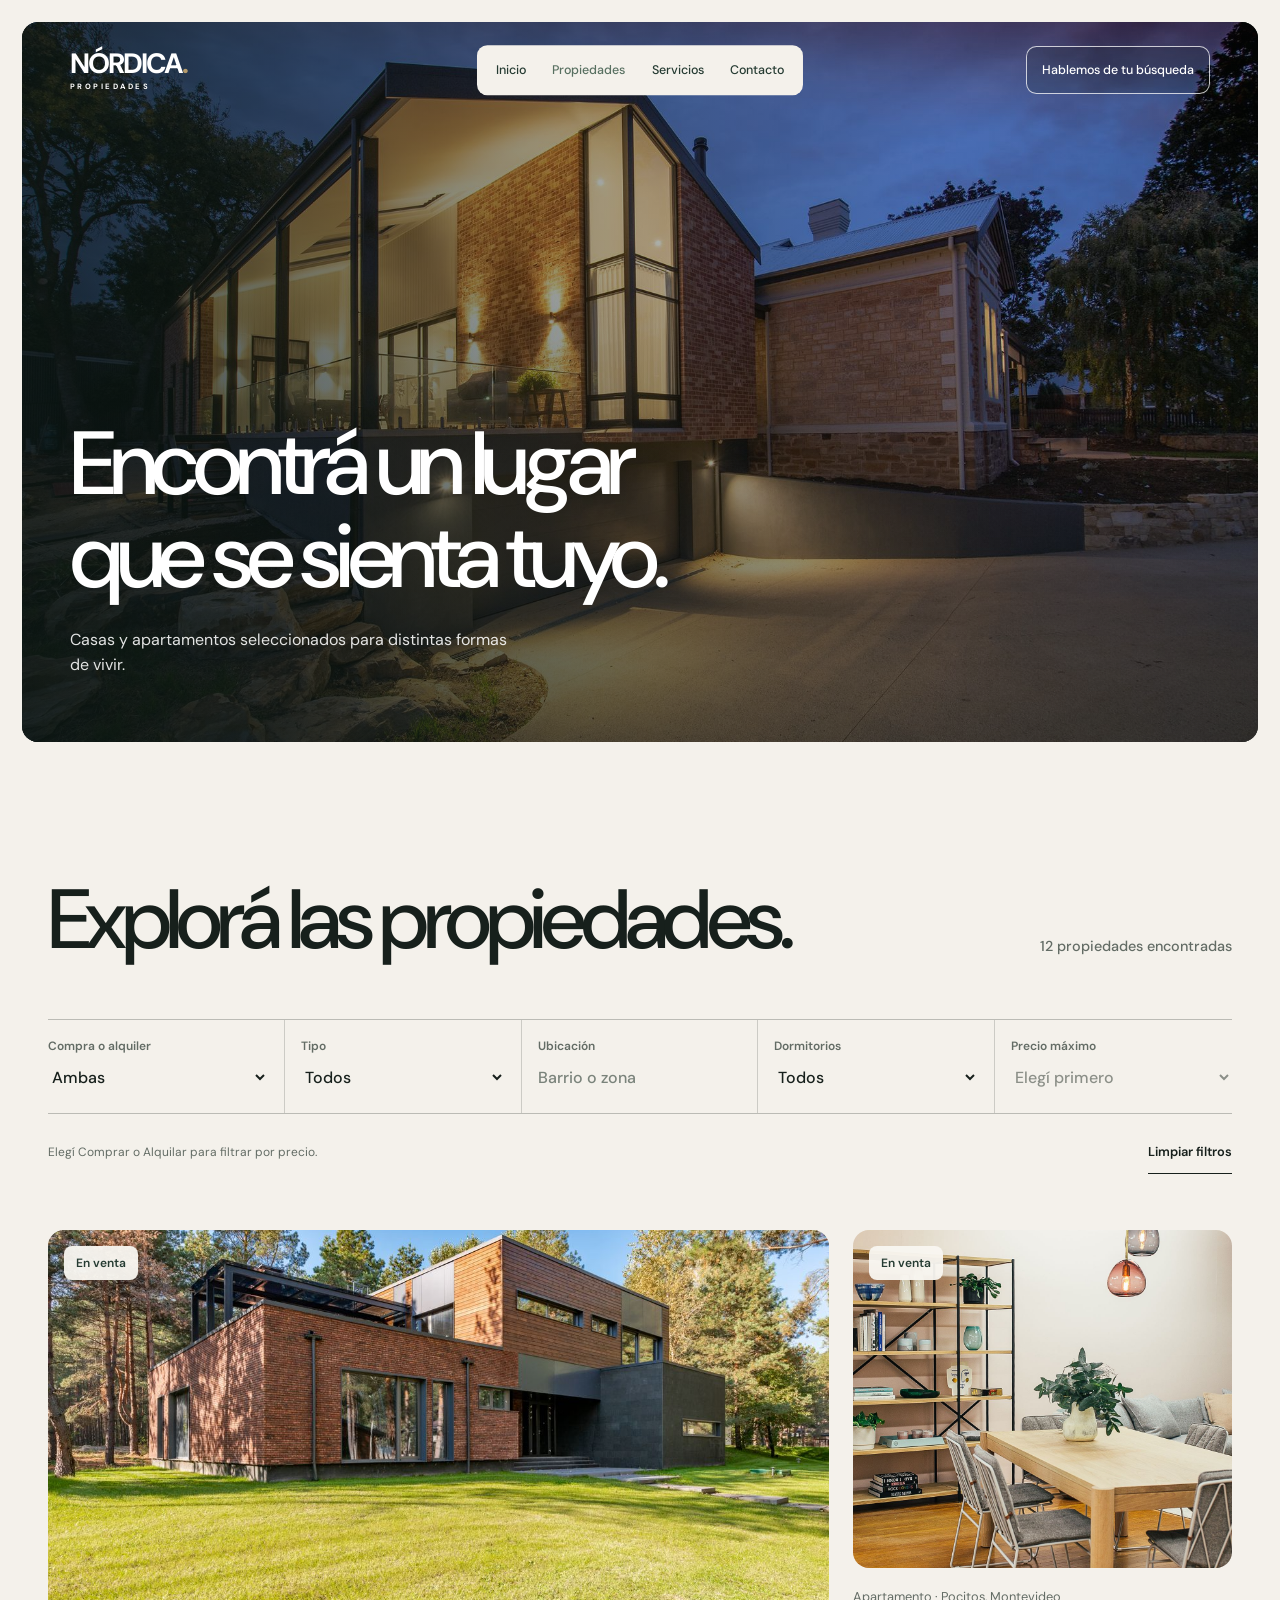
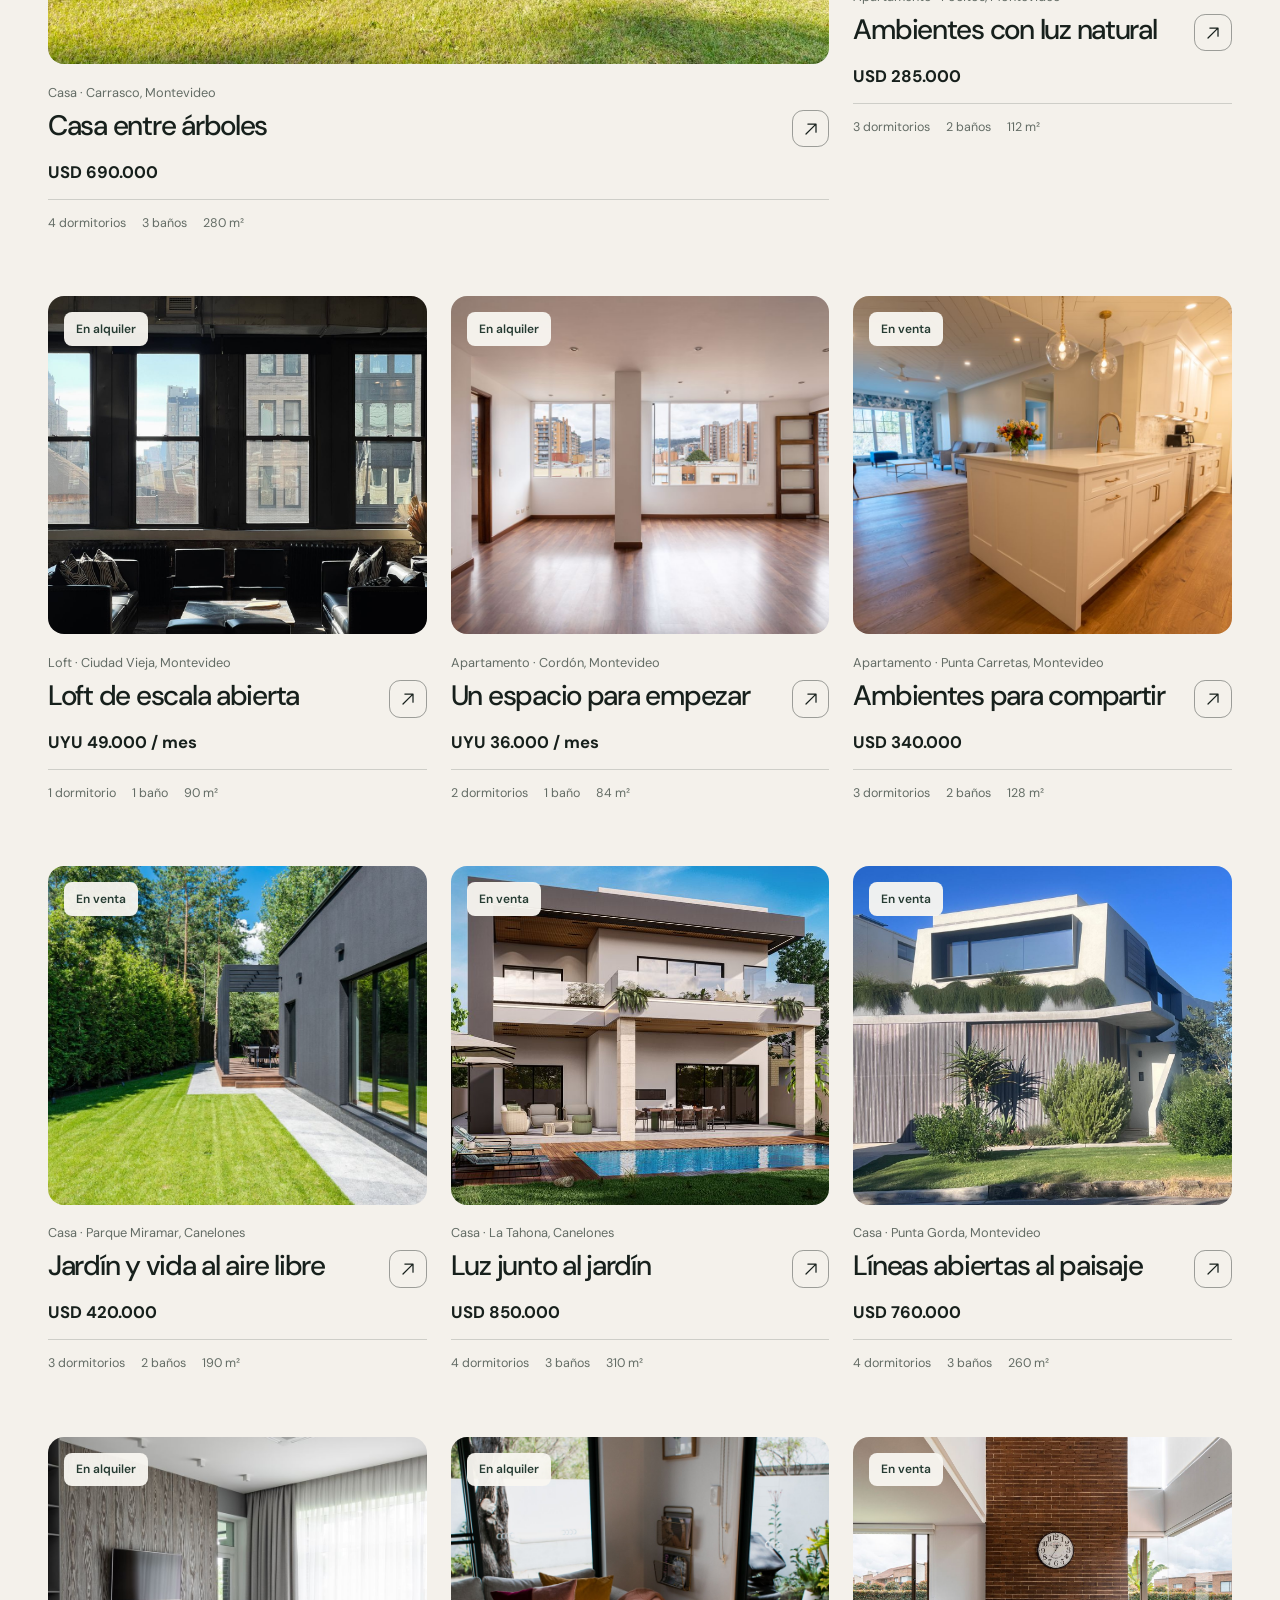
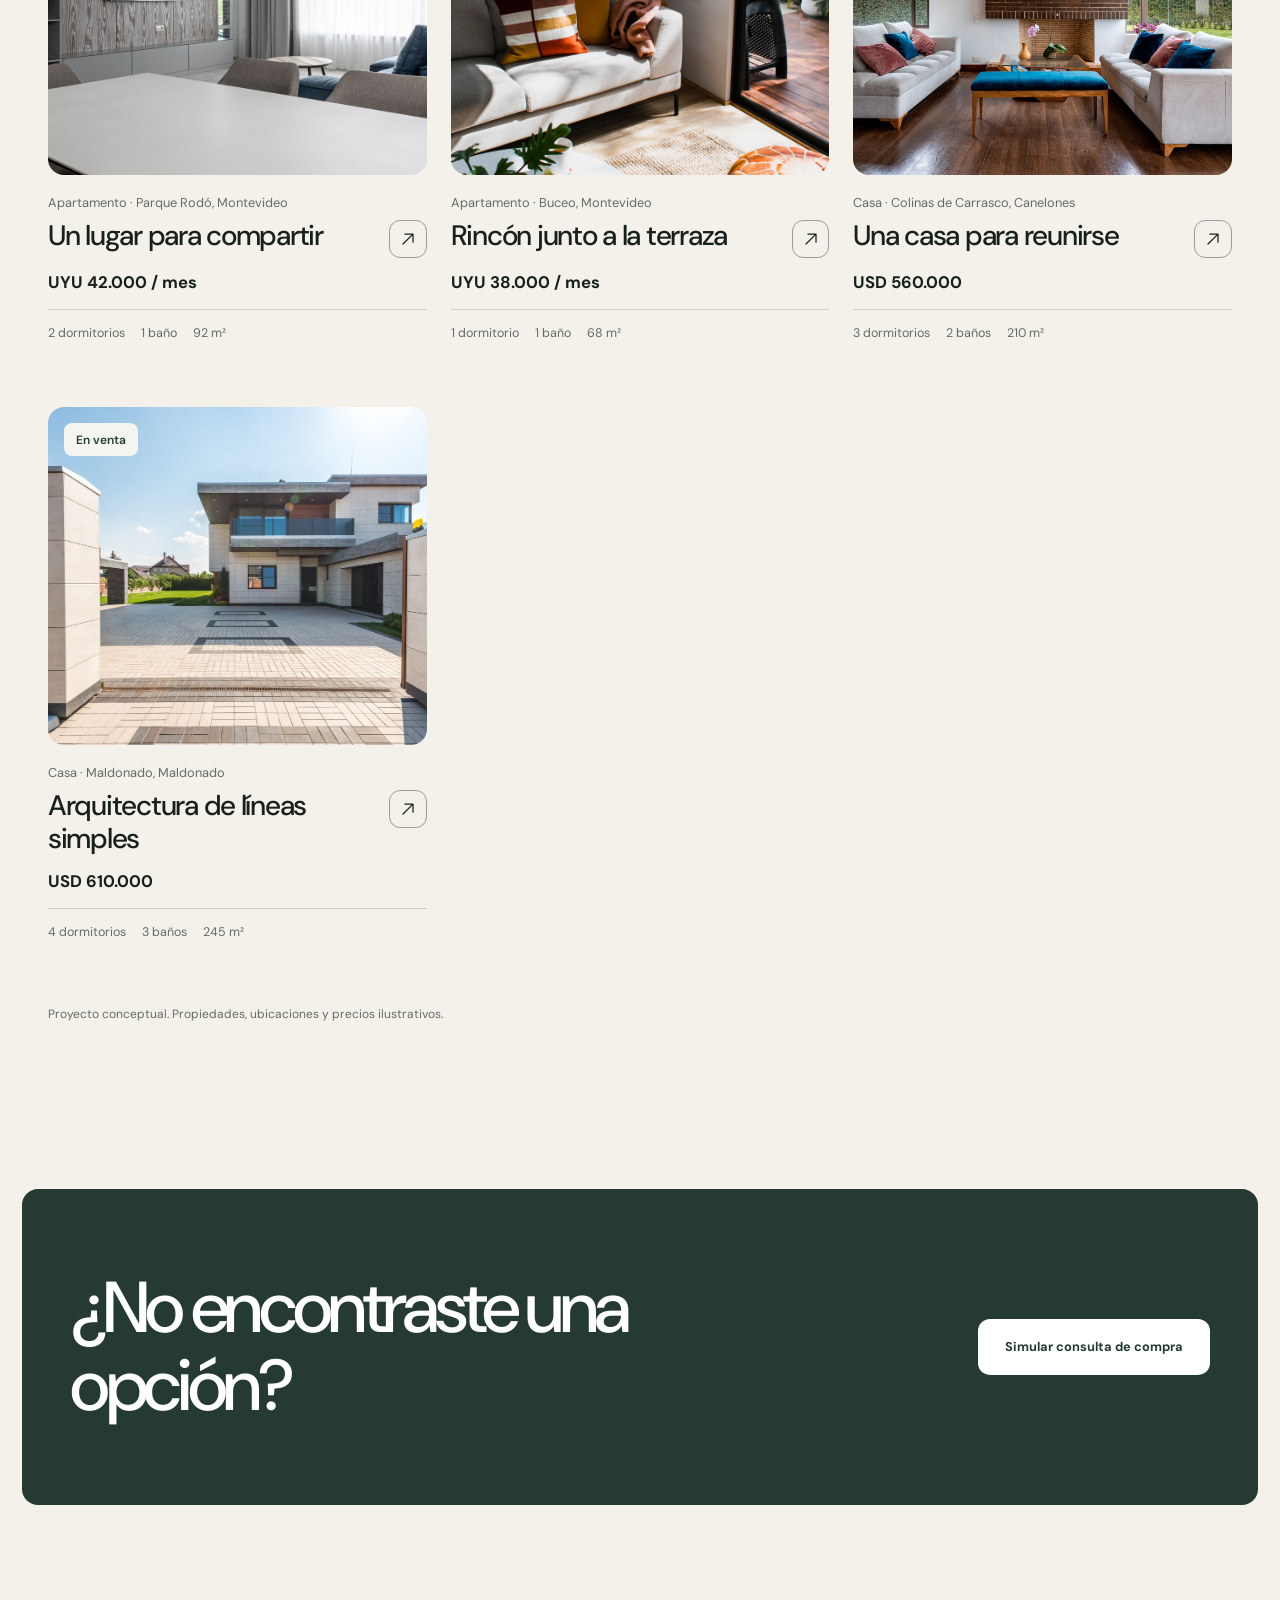
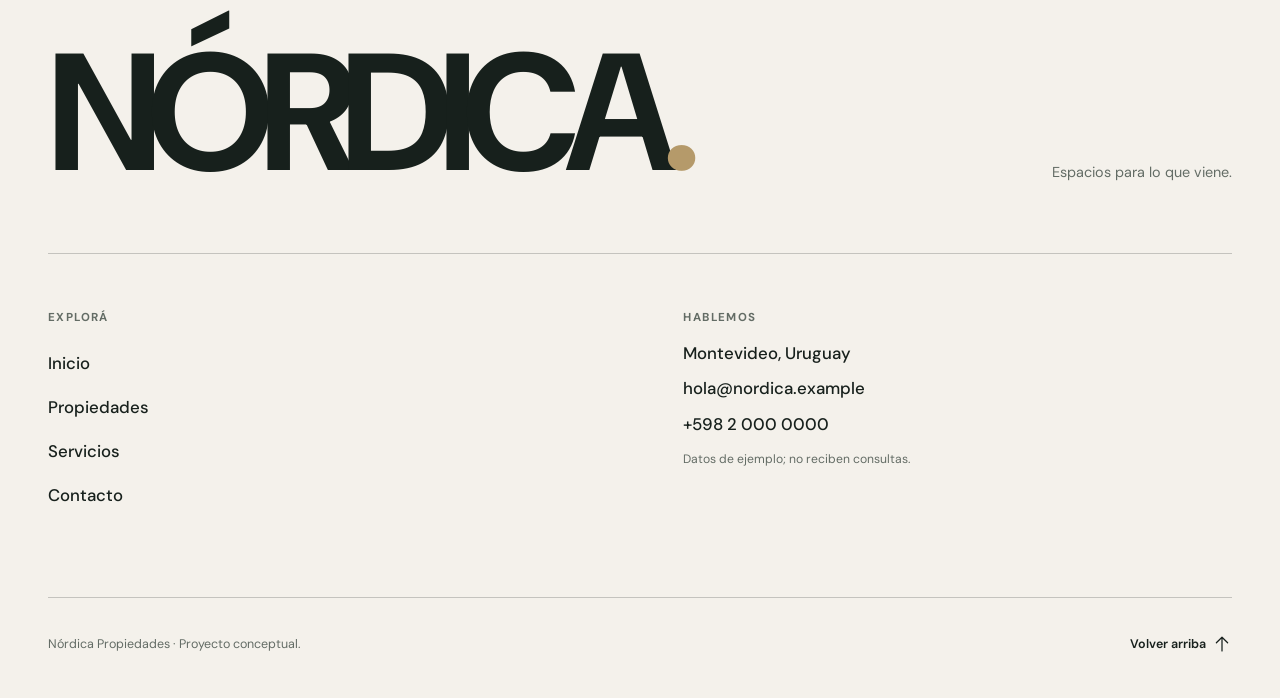
<file: propiedades.html>
<!doctype html>
<html lang="es-UY">
  <head>
    <meta charset="utf-8">
    <meta name="viewport" content="width=device-width, initial-scale=1">
    <meta name="theme-color" content="#f4f1eb">
    <link rel="icon" type="image/svg+xml" href="assets/favicon.svg">
    <meta name="description" content="Explorá propiedades conceptuales de Nórdica: casas y apartamentos para comprar o alquilar, con filtros por ubicación, dormitorios y precio.">
    <title>Propiedades — Nórdica Propiedades</title>
    <link rel="preconnect" href="https://fonts.googleapis.com">
    <link rel="preconnect" href="https://fonts.gstatic.com" crossorigin>
    <link href="https://fonts.googleapis.com/css2?family=DM+Sans:wght@400;500;600;700&display=swap" rel="stylesheet">
    <link rel="stylesheet" href="css/styles.css?v=35">
    <script src="js/main.js?v=10" defer></script>
    <script src="js/newsletter.js?v=5" defer></script>
    <script src="js/propiedades.js?v=9" defer></script>
  </head>
  <body>
    <a class="skip-link" href="#contenido">Saltar al contenido</a>

    <header class="site-header">
      <div class="site-header__inner container">
        <a class="brand" href="index.html" aria-label="Nórdica Propiedades, inicio">
          <span class="brand__name">NÓRDICA<span class="brand__mark" aria-hidden="true">.</span></span>
          <span class="brand__description">PROPIEDADES</span>
        </a>

        <button class="menu-toggle" type="button" aria-label="Abrir menú" aria-controls="site-nav" aria-expanded="false"><span class="icon icon--menu" aria-hidden="true"></span></button>

        <nav class="site-nav" id="site-nav" aria-label="Navegación principal">
          <ul class="site-nav__list">
            <li><a class="site-nav__link" href="index.html">Inicio</a></li>
            <li><a class="site-nav__link is-current" href="propiedades.html" aria-current="page">Propiedades</a></li>
            <li><a class="site-nav__link" href="index.html#servicios">Servicios</a></li>
            <li><a class="site-nav__link" href="contacto.html">Contacto</a></li>
          </ul>
          <a class="site-nav__cta" href="contacto.html">Hablemos de tu búsqueda</a>
        </nav>
      </div>
    </header>

    <main id="contenido">
      <section class="catalog-hero" aria-labelledby="catalog-title">
        <div class="catalog-hero__copy container">
          <h1 id="catalog-title">Encontrá un lugar que se sienta tuyo.</h1>
          <p>Casas y apartamentos seleccionados para distintas formas de vivir.</p>
        </div>
        <figure class="catalog-hero__visual">
          <img src="assets/images/cta-vender.jpg" width="1800" height="1200" alt="Casa contemporánea de ladrillo iluminada al atardecer" fetchpriority="high" decoding="async">
        </figure>
      </section>

      <section class="catalog" aria-labelledby="catalog-listings-title">
        <div class="container">
          <div class="catalog__header">
            <h2 id="catalog-listings-title">Explorá las propiedades.</h2>
            <p id="catalog-count" role="status" aria-live="polite">12 propiedades encontradas</p>
          </div>

          <form class="catalog-filters" id="catalog-filters" role="search" aria-label="Filtrar propiedades">
            <div class="catalog-filter">
              <label for="filter-operation">Compra o alquiler</label>
              <select id="filter-operation" name="operacion">
                <option value="">Ambas</option>
                <option value="comprar">Comprar</option>
                <option value="alquilar">Alquilar</option>
              </select>
            </div>
            <div class="catalog-filter">
              <label for="filter-type">Tipo</label>
              <select id="filter-type" name="tipo">
                <option value="">Todos</option>
                <option value="casa">Casa</option>
                <option value="apartamento">Apartamento</option>
              </select>
            </div>
            <div class="catalog-filter catalog-filter--location">
              <label for="filter-location">Ubicación</label>
              <input id="filter-location" name="ubicacion" type="search" placeholder="Barrio o zona" autocomplete="off" maxlength="80">
            </div>
            <div class="catalog-filter">
              <label for="filter-bedrooms">Dormitorios</label>
              <select id="filter-bedrooms" name="dormitorios">
                <option value="">Todos</option>
                <option value="1">1 o más</option>
                <option value="2">2 o más</option>
                <option value="3">3 o más</option>
                <option value="4">4 o más</option>
              </select>
            </div>
            <div class="catalog-filter">
              <label for="filter-price">Precio máximo</label>
              <select id="filter-price" name="precio" aria-describedby="catalog-price-help" disabled>
                <option value="">Elegí primero</option>
              </select>
            </div>
          </form>

          <div class="catalog__toolbar">
            <p id="catalog-price-help">Elegí Comprar o Alquilar para filtrar por precio.</p>
            <button id="catalog-clear" type="button">Limpiar filtros</button>
          </div>

          <div class="catalog__grid" id="catalog-grid"></div>

          <div class="catalog-empty" id="catalog-empty" hidden>
            <span class="catalog-empty__symbol" aria-hidden="true"><span class="icon icon--search"></span></span>
            <h2>No hay propiedades que coincidan con tu búsqueda.</h2>
            <p>Quitá algún filtro o probá otra zona.</p>
            <button class="button button--dark" id="catalog-empty-clear" type="button">Limpiar filtros</button>
          </div>

          <noscript><p class="catalog__disclaimer">Activá JavaScript para explorar las propiedades y usar los filtros.</p></noscript>
          <p class="catalog__disclaimer">Proyecto conceptual. Propiedades, ubicaciones y precios ilustrativos.</p>
        </div>
      </section>

      <section class="catalog-assistance" aria-labelledby="catalog-assistance-title">
        <div class="catalog-assistance__inner container">
          <h2 id="catalog-assistance-title">¿No encontraste una opción?</h2>
          <a class="button button--primary" href="contacto.html?motivo=comprar">Simular consulta de compra</a>
        </div>
      </section>
    </main>

    <footer class="site-footer">
      <div class="site-footer__inner container">
        <div class="site-footer__masthead">
          <a class="site-footer__brand" href="index.html" aria-label="Nórdica Propiedades, inicio">NÓRDICA<span aria-hidden="true">.</span></a>
          <p>Espacios para lo que viene.</p>
        </div>

        <div class="site-footer__details">
          <nav class="site-footer__group" aria-label="Navegación del pie de página">
            <h2>Explorá</h2>
            <ul>
              <li><a href="index.html">Inicio</a></li>
              <li><a href="propiedades.html">Propiedades</a></li>
              <li><a href="index.html#servicios">Servicios</a></li>
              <li><a href="contacto.html">Contacto</a></li>
            </ul>
          </nav>

          <div class="site-footer__group">
            <h2>Hablemos</h2>
            <p>Montevideo, Uruguay</p>
            <p>hola@nordica.example</p>
            <p>+598 2 000 0000</p>
            <p class="site-footer__note">Datos de ejemplo; no reciben consultas.</p>
          </div>

        </div>

        <div class="site-footer__bottom">
          <p>Nórdica Propiedades · Proyecto conceptual.</p>
          <a href="#contenido">Volver arriba <span class="icon icon--arrow-up" aria-hidden="true"></span></a>
        </div>
      </div>
    </footer>
  </body>
</html>
</file>
<file: css/styles.css>
/* 1. Variables */
:root {
  --color-background: #f4f1eb;
  --color-paper: #f9f7f2;
  --color-text: #17201c;
  --color-primary: #253b32;
  --color-accent: #b59a6a;
  --color-muted: #636c65;
  --color-white: #fff;
  --font-body: "DM Sans", Arial, sans-serif;
  --container-width: 88rem;
  --page-gutter: 1.25rem;
  --frame-gap: 0.625rem;
  --frame-radius: 1rem;
  --header-height: 5rem;
  --transition-fast: 220ms ease;
  --ease-out: cubic-bezier(0.23, 1, 0.32, 1);
}

/* 2. Reset and base */
*, *::before, *::after { box-sizing: border-box; }
html { scroll-behavior: smooth; }
body { margin: 0; min-width: 320px; background: var(--color-background); color: var(--color-text); font-family: var(--font-body); }
body, button, a { -webkit-tap-highlight-color: transparent; }
img { display: block; max-width: 100%; }
button, input, select { font: inherit; }
textarea { font: inherit; }
a { color: inherit; text-decoration: none; }
ul { margin: 0; padding: 0; list-style: none; }
::selection { background: var(--color-accent); color: var(--color-text); }
:focus-visible { outline: 2px solid var(--color-accent); outline-offset: 4px; }

/* Phosphor regular icons, served locally in explicit spans. */
.icon { display: inline-block; width: 1.25rem; height: 1.25rem; flex: 0 0 auto; background: currentColor; vertical-align: middle; -webkit-mask: var(--icon) center / contain no-repeat; mask: var(--icon) center / contain no-repeat; }
.icon--arrow-up-right { --icon: url('../assets/icons/arrow-up-right.svg'); }
.icon--arrow-up { --icon: url('../assets/icons/arrow-up.svg'); }
.icon--arrow-left { --icon: url('../assets/icons/arrow-left.svg'); }
.icon--arrow-right { --icon: url('../assets/icons/arrow-right.svg'); }
.icon--check { --icon: url('../assets/icons/check.svg'); }
.icon--search { --icon: url('../assets/icons/magnifying-glass.svg'); }
.icon--menu { --icon: url('../assets/icons/list.svg'); width: 1.45rem; height: 1.45rem; }
.icon--close { --icon: url('../assets/icons/x.svg'); }
.menu-toggle[aria-expanded="true"] .icon--menu { --icon: url('../assets/icons/x.svg'); }
.contact-success__mark .icon, .detail-visit__success > span .icon, .catalog-empty__symbol .icon { width: 1.65rem; height: 1.65rem; }

.container { width: min(100% - 2 * var(--page-gutter), var(--container-width)); margin-inline: auto; }
.visually-hidden { position: absolute; width: 1px; height: 1px; padding: 0; border: 0; overflow: hidden; clip: rect(0, 0, 0, 0); white-space: nowrap; clip-path: inset(50%); }
.skip-link { position: fixed; z-index: 100; top: 0.5rem; left: 0.5rem; padding: 0.75rem 1rem; background: var(--color-primary); color: var(--color-white); transform: translateY(-160%); }
.skip-link:focus { transform: translateY(0); }

/* 3. Header */
.site-header { position: absolute; z-index: 30; top: var(--frame-gap); right: var(--frame-gap); left: var(--frame-gap); color: var(--color-white); }
.site-header__inner { position: relative; display: flex; align-items: center; justify-content: space-between; min-height: var(--header-height); gap: 1rem; }
.brand { display: inline-flex; flex-direction: column; align-items: flex-start; flex-shrink: 0; line-height: 1; }
.brand__name { font-size: 1.55rem; font-weight: 700; letter-spacing: -0.075em; }
.brand__mark { color: var(--color-accent); }
.brand__description { margin-top: 0.32rem; font-size: 0.48rem; font-weight: 700; letter-spacing: 0.32em; }
.menu-toggle { display: grid; width: 3rem; height: 3rem; place-items: center; border: 1px solid rgb(255 255 255 / 70%); border-radius: 0.55rem; background: rgb(23 32 28 / 16%); color: var(--color-white); cursor: pointer; transition: transform 120ms var(--ease-out), background 120ms var(--ease-out); }
.menu-toggle:active:not(:focus-visible) { transform: scale(0.97); }
@media (hover: hover) and (pointer: fine) { .menu-toggle:hover { background: rgb(23 32 28 / 35%); } }
.site-nav { position: absolute; top: 100%; left: 0; right: 0; padding: 1.5rem var(--page-gutter) 2rem; border-radius: 0.75rem; background: var(--color-background); color: var(--color-text); box-shadow: 0 1rem 2.5rem rgb(12 24 20 / 18%); opacity: 0; visibility: hidden; pointer-events: none; transform: translateY(-0.75rem); transition: opacity var(--transition-fast), transform var(--transition-fast), visibility var(--transition-fast); }
.site-nav.is-open { opacity: 1; visibility: visible; pointer-events: auto; transform: translateY(0); }
.site-nav__list { display: grid; }
.site-nav__link { display: flex; align-items: center; min-height: 3.75rem; border-bottom: 1px solid rgb(23 32 28 / 12%); font-size: 1.35rem; transition: color var(--transition-fast); }
.site-nav__link:hover, .site-nav__link:focus-visible, .site-nav__link.is-current { color: #587061; }
.site-nav__cta { display: flex; min-height: 3.5rem; align-items: center; justify-content: center; margin-top: 1.5rem; padding: 0.75rem 1.1rem; background: var(--color-primary); color: var(--color-white); font-size: 0.85rem; font-weight: 600; transition: background var(--transition-fast); }
.site-nav__cta:hover { background: #385748; }

/* 4. Hero */
.hero { position: relative; display: grid; min-height: calc(100dvh - 2 * var(--frame-gap)); margin: var(--frame-gap); border-radius: var(--frame-radius); isolation: isolate; overflow: hidden; background: var(--color-primary); color: var(--color-white); }
.hero::after { position: absolute; z-index: 1; inset: 0; background: linear-gradient(90deg, rgb(12 24 20 / 76%), rgb(12 24 20 / 46%) 60%, rgb(12 24 20 / 23%)), linear-gradient(0deg, rgb(12 24 20 / 60%), transparent 28%); content: ""; pointer-events: none; }
.hero__content { position: relative; z-index: 2; display: flex; min-height: calc(100dvh - 2 * var(--frame-gap)); flex-direction: column; justify-content: space-between; min-width: 0; padding: calc(var(--header-height) + 1.4rem) var(--page-gutter) 1.4rem; }
.hero__copy { max-width: 58rem; margin-block: auto; }
.hero h1 { max-width: 11ch; margin: 0; font-family: var(--font-body); font-size: clamp(2.875rem, 11vw, 5.5rem); font-weight: 500; letter-spacing: -0.075em; line-height: 1.04; text-wrap: balance; }
.hero__word { display: inline-block; white-space: nowrap; }
.hero__word::after { content: "."; }
.hero__word.is-erasing { animation: word-erase 320ms steps(5, end) forwards; }
.hero__word.is-writing { animation: word-write 400ms steps(5, end) both; }
@keyframes word-erase { from { clip-path: inset(0 0 0 0); } to { clip-path: inset(0 100% 0 0); } }
@keyframes word-write { from { clip-path: inset(0 100% 0 0); } to { clip-path: inset(0 0 0 0); } }
.hero__description { max-width: 29rem; margin: 1.6rem 0 0; color: rgb(255 255 255 / 90%); font-size: 0.96rem; line-height: 1.65; }
.hero__action { width: 100%; margin-top: 2rem; }
.button { display: inline-flex; min-height: 3.5rem; align-items: center; justify-content: center; padding: 0.9rem 1.2rem; font-size: 0.8rem; font-weight: 700; transition: background var(--transition-fast), color var(--transition-fast), transform var(--transition-fast); }
.button:active { transform: scale(0.98); }
.button--primary { border-radius: 0.75rem; background: var(--color-white); color: var(--color-primary); }
.button--primary:hover { background: var(--color-background); }
.hero__visual { position: absolute; z-index: 0; inset: 0; margin: 0; overflow: hidden; background: #6d756f; }
.hero__visual img { width: 100%; height: 100%; object-fit: cover; object-position: 56% center; }

/* 5. Property search */
.property-search { margin-top: 1rem; }
.property-search__form { display: grid; grid-template-columns: repeat(2, minmax(0, 1fr)); padding: 0.5rem; border: 1px solid rgb(255 255 255 / 65%); border-radius: 0.75rem; background: rgb(20 32 27 / 34%); backdrop-filter: blur(8px); -webkit-backdrop-filter: blur(8px); color-scheme: dark; }
.property-search__field { display: flex; min-width: 0; flex-direction: column; justify-content: center; padding: 0.4rem 0.65rem; }
.property-search__field:nth-of-type(odd) { border-right: 1px solid rgb(255 255 255 / 32%); }
.property-search__field:nth-of-type(-n + 2) { border-bottom: 1px solid rgb(255 255 255 / 32%); }
.property-search__field label { color: rgb(255 255 255 / 82%); font-size: 0.8125rem; line-height: 1.25; }
.property-search__field input, .property-search__field select { width: 100%; min-width: 0; min-height: 2.75rem; padding: 0; border: 0; background: transparent; color: var(--color-white); font-size: 0.95rem; }
.property-search__field input::placeholder { color: rgb(255 255 255 / 78%); opacity: 1; }
.property-search__field input:focus, .property-search__field select:focus { outline: none; }
.property-search__field:has(:focus-visible) { border-radius: 0.75rem; outline: 2px solid var(--color-accent); outline-offset: -2px; }
.property-search__submit { grid-column: 1 / -1; min-height: 3.25rem; margin-top: 0.5rem; padding: 0.8rem 1.5rem; border: 0; border-radius: 0.75rem; background: var(--color-white); color: var(--color-primary); font-size: 0.9rem; font-weight: 600; cursor: pointer; transition: background var(--transition-fast), transform var(--transition-fast); }
.property-search__submit:hover { background: var(--color-background); }
.property-search__submit:active { transform: scale(0.98); }

/* 6. Featured properties */
.featured { padding-block: 5.5rem 7rem; }
.featured__header { display: grid; gap: 1.5rem; margin-bottom: 2.25rem; }
.featured__header h2 { max-width: 16ch; margin: 0; font-size: clamp(2.7rem, 8vw, 5.5rem); font-weight: 500; letter-spacing: -0.067em; line-height: 1.03; }
.featured__all { display: inline-flex; min-height: 2.75rem; align-items: center; justify-self: start; gap: 0.8rem; border-bottom: 1px solid currentColor; font-size: 0.875rem; font-weight: 600; transition: color var(--transition-fast); }
.featured__all:hover { color: #4f6a59; }
.featured__grid { display: grid; grid-template-columns: minmax(0, 1fr); gap: 3.4rem; }
.featured-property { min-width: 0; }
.featured-property__link { display: block; }
.featured-property__media { position: relative; aspect-ratio: 1.18; overflow: hidden; border-radius: var(--frame-radius); background: #d2d3cb; }
.featured-property__media img { width: 100%; height: 100%; object-fit: cover; transition: transform 650ms var(--ease-out); }
.featured-property__arrow { position: absolute; right: 1rem; bottom: 1rem; display: grid; width: 2.65rem; height: 2.65rem; place-items: center; border-radius: 50%; background: var(--color-white); color: var(--color-primary); transition: transform 220ms var(--ease-out); }
.featured-property__badge { position: absolute; top: 1rem; left: 1rem; padding: 0.55rem 0.75rem; border-radius: 0.5rem; background: rgb(249 247 242 / 94%); color: var(--color-primary); font-size: 0.75rem; font-weight: 600; }
.featured-property__details { display: flex; flex-direction: column; gap: 0.6rem; margin-top: 1.2rem; }
.featured-property__heading p { margin: 0 0 0.45rem; color: var(--color-muted); font-size: 0.8rem; line-height: 1.5; }
.featured-property__heading h3 { margin: 0; font-size: clamp(1.4rem, 2vw, 1.75rem); font-weight: 500; letter-spacing: -0.045em; line-height: 1.18; }
.featured-property__price { margin: 0; font-size: 1.05rem; font-weight: 700; line-height: 1.4; white-space: nowrap; }
.featured-property__specs { display: flex; flex-wrap: wrap; gap: 0.35rem 1.1rem; margin-top: 0.95rem; padding-top: 0.9rem; border-top: 1px solid rgb(23 32 28 / 15%); color: var(--color-muted); font-size: 0.8rem; line-height: 1.5; }
.featured__disclaimer { margin: 3rem 0 0; color: var(--color-muted); font-size: 0.75rem; line-height: 1.5; }
.featured-property.is-revealing { opacity: 0; transform: translateY(0.75rem); transition: opacity 550ms var(--ease-out), transform 550ms var(--ease-out); }
.featured-property.is-revealing.is-visible { opacity: 1; transform: translateY(0); }

@media (hover: hover) and (pointer: fine) {
  .featured-property__link:hover .featured-property__media img { transform: scale(1.04); }
  .featured-property__link:hover .featured-property__arrow { transform: translate(0.15rem, -0.15rem); }
}
.featured-property__link:focus-visible .featured-property__arrow { transform: translate(0.15rem, -0.15rem); }

/* 7. Services */
.services { margin: var(--frame-gap); border-radius: var(--frame-radius); background: var(--color-primary); color: var(--color-white); }
.services__inner { display: grid; gap: 3.5rem; padding-block: 5.5rem 6rem; }
.services__intro h2 { max-width: 11ch; margin: 0; font-size: clamp(2.7rem, 8vw, 5.5rem); font-weight: 500; letter-spacing: -0.067em; line-height: 1.03; }
.services__intro p { max-width: 26rem; margin: 1.35rem 0 0; color: rgb(255 255 255 / 72%); font-size: 1rem; line-height: 1.6; }
.services__list { border-top: 1px solid rgb(255 255 255 / 30%); }
.service-row { border-bottom: 1px solid rgb(255 255 255 / 30%); }
.service-row__link { display: grid; grid-template-columns: minmax(0, 1fr) 2.5rem; align-items: start; gap: 0.55rem; min-height: 8.3rem; padding-block: 1.25rem; }
.service-row__content { display: flex; flex-direction: column; gap: 0.65rem; min-width: 0; }
.service-row__title { font-size: clamp(1.65rem, 5.6vw, 2.35rem); font-weight: 500; letter-spacing: -0.055em; line-height: 1.1; }
.service-row__description { max-width: 28rem; color: rgb(255 255 255 / 70%); font-size: 0.86rem; line-height: 1.5; }
.service-row__arrow { display: grid; width: 2.5rem; height: 2.5rem; place-items: center; justify-self: end; border: 1px solid rgb(255 255 255 / 46%); border-radius: 0.7rem; transition: background var(--transition-fast), color var(--transition-fast), transform var(--transition-fast); }
.service-row.is-revealing { opacity: 0; transform: translateY(0.75rem); transition: opacity 550ms var(--ease-out), transform 550ms var(--ease-out); }
.service-row.is-revealing.is-visible { opacity: 1; transform: translateY(0); }
.service-row__link:focus-visible { outline-color: var(--color-white); outline-offset: -2px; }
.service-row__link:focus-visible .service-row__arrow { background: var(--color-white); color: var(--color-primary); transform: translate(0.15rem, -0.15rem); }

@media (hover: hover) and (pointer: fine) {
  .service-row__link:hover .service-row__arrow { background: var(--color-white); color: var(--color-primary); transform: translate(0.15rem, -0.15rem); }
}

/* 8. Editorial story */
.story { padding-block: 5.5rem 6.5rem; }
.story__layout { display: grid; gap: 2.5rem; }
.story__visual { aspect-ratio: 1.05; margin: 0; overflow: hidden; border-radius: var(--frame-radius); background: #d2d3cb; }
.story__visual img { width: 100%; height: 100%; object-fit: cover; object-position: 55% center; }
.story__copy h2 { max-width: 15ch; margin: 0; font-size: clamp(2.4rem, 7.4vw, 5rem); font-weight: 500; letter-spacing: -0.067em; line-height: 1.06; }
.button--dark { min-width: 12.5rem; border-radius: 0.75rem; background: var(--color-primary); color: var(--color-white); }
.button--dark:hover { background: #385748; }
.story.is-revealing .story__copy { opacity: 0; transform: translateY(0.75rem); transition: opacity 650ms var(--ease-out) 90ms, transform 650ms var(--ease-out) 90ms; }
.story.is-revealing.is-visible .story__copy { opacity: 1; transform: translateY(0); }

/* 9. Process */
.process { padding-block: 5.5rem 6.5rem; background: var(--color-paper); }
.process h2 { max-width: 15ch; margin: 0 0 3.25rem; font-size: clamp(2.7rem, 8vw, 5.5rem); font-weight: 500; letter-spacing: -0.067em; line-height: 1.04; }
.process__steps { margin: 0 0 0 0.4rem; padding: 0; border-left: 1px solid rgb(23 32 28 / 25%); list-style: none; }
.process__step { position: relative; min-height: 9rem; padding: 0 0 2.75rem 2.15rem; }
.process__step:last-child { min-height: 0; padding-bottom: 0; }
.process__step::before { position: absolute; top: 0.55rem; left: -0.42rem; width: 0.78rem; height: 0.78rem; border: 1px solid var(--color-primary); border-radius: 50%; background: var(--color-paper); content: ""; }
.process__number { display: block; color: #a18c66; font-size: clamp(3.5rem, 9vw, 4.7rem); font-weight: 500; letter-spacing: -0.075em; line-height: 1; }
.process__step p { max-width: 16ch; margin: 0.7rem 0 0; font-size: clamp(1.35rem, 4.4vw, 1.65rem); font-weight: 500; letter-spacing: -0.035em; line-height: 1.3; }
.process__step.is-revealing { opacity: 0; transform: translateY(0.75rem); transition: opacity 550ms var(--ease-out), transform 550ms var(--ease-out); }
.process__step.is-revealing.is-visible { opacity: 1; transform: translateY(0); }

/* 10. Sell CTA */
.sell-cta { display: grid; margin: var(--frame-gap); overflow: hidden; border-radius: var(--frame-radius); background: var(--color-primary); color: var(--color-white); }
.sell-cta__content { display: flex; flex-direction: column; align-items: flex-start; justify-content: center; padding: 4.5rem var(--page-gutter); }
.sell-cta h2 { max-width: 13ch; margin: 0; font-size: clamp(2.65rem, 9vw, 5.25rem); font-weight: 500; letter-spacing: -0.065em; line-height: 1.06; }
.sell-cta p { max-width: 29rem; margin: 1.75rem 0 0; color: rgb(255 255 255 / 82%); font-size: 1rem; line-height: 1.65; }
.sell-cta .button { margin-top: 2.25rem; }
.sell-cta__visual { min-height: 23rem; margin: 0; }
.sell-cta__visual img { width: 100%; height: 100%; object-fit: cover; object-position: center; }
.sell-cta.is-revealing .sell-cta__content { opacity: 0; transform: translateY(0.75rem); transition: opacity 650ms var(--ease-out), transform 650ms var(--ease-out); }
.sell-cta.is-revealing.is-visible .sell-cta__content { opacity: 1; transform: translateY(0); }

/* 11. Footer */
.site-footer { padding-block: 5rem 1.5rem; background: var(--color-background); }
.site-footer__masthead { display: flex; flex-direction: column; align-items: flex-start; gap: 1rem; padding-bottom: 3rem; border-bottom: 1px solid rgb(23 32 28 / 22%); }
.site-footer__brand { display: inline-block; font-size: clamp(3.55rem, 13vw, 11.5rem); font-weight: 700; letter-spacing: -0.09em; line-height: 0.9; white-space: nowrap; }
.site-footer__brand span { color: var(--color-accent); }
.site-footer__masthead p { margin: 0; color: var(--color-muted); font-size: 0.9rem; }
.site-footer__details { display: grid; gap: 2.5rem; padding-block: 3rem 4rem; }
.site-footer__group h2 { margin: 0 0 1rem; color: var(--color-muted); font-size: 0.72rem; font-weight: 700; letter-spacing: 0.12em; text-transform: uppercase; }
.site-footer__group ul { display: grid; justify-items: start; }
.site-footer__group a { display: inline-flex; min-height: 2.75rem; align-items: center; font-size: 1.05rem; font-weight: 500; transition: color var(--transition-fast); }
.site-footer__group a:hover, .site-footer__bottom a:hover { color: #8b7146; }
.site-footer__group p { margin: 0 0 0.65rem; font-size: 1.05rem; font-weight: 500; line-height: 1.5; }
.site-footer__group .site-footer__note { max-width: 19rem; margin-top: 0.8rem; color: var(--color-muted); font-size: 0.76rem; font-weight: 400; line-height: 1.5; }
.site-footer__bottom { display: flex; flex-direction: column; align-items: flex-start; gap: 1rem; padding-top: 1.5rem; border-top: 1px solid rgb(23 32 28 / 22%); color: var(--color-muted); font-size: 0.78rem; }
.site-footer__bottom p { margin: 0; }
.site-footer__bottom a { display: inline-flex; min-height: 2.75rem; align-items: center; gap: 0.4rem; color: var(--color-text); font-weight: 600; transition: color var(--transition-fast); }
.site-footer.is-revealing .site-footer__brand { opacity: 0; transform: translateY(0.65rem); transition: opacity 750ms var(--ease-out), transform 750ms var(--ease-out); }
.site-footer.is-revealing.is-visible .site-footer__brand { opacity: 1; transform: translateY(0); }

/* Property updates modal */
.newsletter-dialog { width: min(calc(100% - 1.25rem), 56rem); max-height: calc(100dvh - 1.25rem); margin: auto; padding: 0; overflow: auto; border: 0; border-radius: var(--frame-radius); background: var(--color-paper); color: var(--color-text); box-shadow: 0 1.5rem 5rem rgb(7 17 12 / 28%); }
.newsletter-dialog::backdrop { background: rgb(8 20 14 / 68%); backdrop-filter: blur(4px); -webkit-backdrop-filter: blur(4px); }
.newsletter-dialog[open] { animation: newsletter-enter 450ms var(--ease-out) both; }
@keyframes newsletter-enter { from { opacity: 0; transform: translateY(0.75rem); } to { opacity: 1; transform: translateY(0); } }
.newsletter-dialog__layout { display: grid; }
.newsletter-dialog__visual { height: clamp(9rem, 21vh, 11rem); margin: 0; overflow: hidden; background: var(--color-primary); }
.newsletter-dialog__visual img { width: 100%; height: 100%; object-fit: cover; object-position: center 54%; }
.newsletter-dialog__content { position: relative; display: flex; align-items: center; padding: 3.25rem 1.5rem 1.75rem; }
.newsletter-dialog__close { position: absolute; top: 0.8rem; right: 0.8rem; display: grid; width: 2.75rem; height: 2.75rem; place-items: center; border: 1px solid rgb(23 32 28 / 25%); border-radius: 0.75rem; background: transparent; color: var(--color-text); cursor: pointer; transition: background var(--transition-fast); }
.newsletter-dialog__close:hover { background: rgb(23 32 28 / 8%); }
.newsletter-dialog__body { width: 100%; }
.newsletter-dialog h2 { max-width: 18ch; margin: 0; font-size: clamp(2.25rem, 5.5vw, 3.15rem); font-weight: 500; letter-spacing: -0.04em; line-height: 1.06; text-wrap: balance; }
.newsletter-dialog__body > p:not(.newsletter-dialog__note) { max-width: 27rem; margin: 1rem 0 0; color: var(--color-muted); font-size: 0.95rem; line-height: 1.55; }
.newsletter-dialog__form { display: grid; gap: 0.65rem; margin-top: 1.6rem; }
.newsletter-dialog__form label { font-size: 0.8rem; font-weight: 600; }
.newsletter-dialog__form input { width: 100%; min-height: 3.35rem; padding: 0.8rem 1rem; border: 1px solid #b8c0b8; border-radius: 0.75rem; background: var(--color-white); color: var(--color-text); }
.newsletter-dialog__form input:focus-visible { border-color: var(--color-primary); outline: 0; box-shadow: 0 0 0 3px rgb(37 59 50 / 16%); }
.newsletter-dialog__form .button { width: 100%; margin-top: 0.25rem; border: 0; cursor: pointer; }
.newsletter-dialog__note { margin: 0.9rem 0 0; color: var(--color-muted); font-size: 0.72rem; line-height: 1.45; }
.newsletter-dialog__later { min-height: 2.75rem; margin-top: 1rem; padding: 0; border: 0; background: transparent; color: var(--color-muted); font-size: 0.8rem; text-decoration: underline; text-underline-offset: 0.25rem; cursor: pointer; }
.newsletter-dialog__success { margin-top: 1.75rem; }
.newsletter-dialog__success:not([hidden]) { animation: newsletter-success-enter 180ms var(--ease-out) both; }
@keyframes newsletter-success-enter { from { opacity: 0; } to { opacity: 1; } }
.newsletter-dialog__success h3 { margin: 0; font-size: 1.4rem; font-weight: 500; letter-spacing: -0.04em; }
.newsletter-dialog__success p { margin: 0.6rem 0 0; color: var(--color-muted); font-size: 0.9rem; line-height: 1.55; }
.newsletter-dialog__success a { display: inline-flex; min-height: 2.75rem; align-items: center; gap: 0.5rem; margin-top: 1rem; border-bottom: 1px solid currentColor; font-size: 0.85rem; font-weight: 600; }
.newsletter-dialog__form[hidden], .newsletter-dialog__success[hidden], .newsletter-dialog__note[hidden] { display: none; }

/* 12. Contact page */
.contact-hero { position: relative; display: grid; min-height: clamp(33rem, 78svh, 54rem); margin: var(--frame-gap); overflow: hidden; border-radius: var(--frame-radius); isolation: isolate; background: var(--color-primary); color: var(--color-white); }
.contact-hero::after { position: absolute; z-index: 1; inset: 0; background: linear-gradient(90deg, rgb(12 24 20 / 76%), rgb(12 24 20 / 31%) 75%), linear-gradient(0deg, rgb(12 24 20 / 67%), transparent 65%); content: ""; pointer-events: none; }
.contact-hero__content { position: relative; z-index: 2; display: flex; min-height: inherit; flex-direction: column; justify-content: flex-end; padding-top: calc(var(--header-height) + 3rem); padding-bottom: 3rem; animation: contact-enter 750ms var(--ease-out) both; }
.contact-hero h1 { max-width: 12ch; margin: 0; font-size: clamp(3.15rem, 9.2vw, 7.25rem); font-weight: 500; letter-spacing: -0.07em; line-height: 1.02; text-wrap: balance; }
.contact-hero p { max-width: 31rem; margin: 1.5rem 0 0; color: rgb(255 255 255 / 88%); font-size: 1rem; line-height: 1.6; }
.contact-hero__action { align-self: flex-start; margin-top: 1.5rem; }
.contact-hero__visual { position: absolute; z-index: 0; inset: 0; margin: 0; }
.contact-hero__visual img { width: 100%; height: 100%; object-fit: cover; object-position: 55% center; }
@keyframes contact-enter { from { opacity: 0; transform: translateY(0.85rem); } to { opacity: 1; transform: translateY(0); } }

.owner-paths { padding-block: 6rem 2.5rem; }
.owner-paths__intro { display: grid; gap: 1.25rem; margin-bottom: 2.5rem; }
.owner-paths__intro h2 { max-width: 14ch; margin: 0; font-size: clamp(2.8rem, 8vw, 5.25rem); font-weight: 500; letter-spacing: -0.067em; line-height: 1.04; text-wrap: balance; }
.owner-paths__intro p { max-width: 28rem; margin: 0; color: var(--color-muted); font-size: 1rem; line-height: 1.65; }
.owner-path a .icon { transition: transform 180ms var(--ease-out); }
.owner-path a:is(:hover, :focus-visible) .icon { transform: translate(0.2rem, -0.2rem); }
.owner-paths__grid { display: grid; gap: var(--frame-gap); margin-inline: var(--frame-gap); }
.owner-path { position: relative; display: flex; min-height: 31rem; flex-direction: column; justify-content: flex-end; overflow: hidden; border-radius: var(--frame-radius); isolation: isolate; background: var(--color-primary); color: var(--color-white); }
.owner-path::after { position: absolute; z-index: -1; inset: 0; background: linear-gradient(0deg, rgb(9 23 18 / 86%) 0%, rgb(9 23 18 / 30%) 53%, rgb(9 23 18 / 4%) 100%); content: ""; pointer-events: none; }
.owner-path > img { position: absolute; z-index: -2; inset: 0; width: 100%; height: 100%; object-fit: cover; transition: transform 700ms var(--ease-out); }
.owner-path--sale > img { object-position: 55% center; }
.owner-path--rent > img { object-position: center 57%; }
.owner-path__content { position: relative; display: flex; flex-direction: column; align-items: flex-start; padding: clamp(1.5rem, 4vw, 3.5rem); }
.owner-path h3 { max-width: 10ch; margin: 0; font-size: clamp(2.6rem, 7vw, 5rem); font-weight: 500; letter-spacing: -0.04em; line-height: 1.04; }
.owner-path p { max-width: 24rem; margin: 0.85rem 0 0; color: rgb(255 255 255 / 86%); font-size: 0.95rem; line-height: 1.6; }
.owner-path a { display: inline-flex; min-height: 3.25rem; align-items: center; justify-content: space-between; gap: 1.5rem; margin-top: 1.5rem; padding: 0.7rem 1rem; border: 1px solid rgb(255 255 255 / 75%); border-radius: 0.75rem; background: rgb(255 255 255 / 12%); font-size: 0.85rem; font-weight: 600; backdrop-filter: blur(8px); -webkit-backdrop-filter: blur(8px); transition: background var(--transition-fast), color var(--transition-fast); }
.owner-path a:hover { background: var(--color-white); color: var(--color-primary); }
.owner-path.is-revealing > img { clip-path: inset(0 100% 0 0); transition: clip-path 850ms var(--ease-out), transform 700ms var(--ease-out); }
.owner-path.is-revealing.is-visible > img { clip-path: inset(0 0 0 0); }
@media (hover: hover) and (pointer: fine) { .owner-path:hover > img { transform: scale(1.035); } }

.contact-section { padding-block: 6rem 7rem; background: var(--color-paper); }
#contact-form { scroll-margin-top: 2rem; }
#catalog-listings-title { scroll-margin-top: 2rem; }
.contact-section__layout { display: grid; gap: 3.5rem; }
.contact-section__intro h2 { max-width: 11ch; margin: 0; font-size: clamp(2.8rem, 8vw, 5.25rem); font-weight: 500; letter-spacing: -0.067em; line-height: 1.04; }
.contact-section__intro > p { max-width: 29rem; margin: 1.5rem 0 0; color: var(--color-muted); font-size: 1rem; line-height: 1.65; }
.contact-section__direct { max-width: 29rem; margin-top: 3rem; padding-top: 1.5rem; border-top: 1px solid rgb(23 32 28 / 22%); }
.contact-section__direct h3 { margin: 0 0 1.25rem; color: var(--color-muted); font-size: 0.75rem; font-weight: 700; letter-spacing: 0.12em; text-transform: uppercase; }
.contact-section__direct p { margin: 0 0 0.6rem; font-size: 1.2rem; font-weight: 500; letter-spacing: -0.025em; }
.contact-section__direct span { display: block; margin-top: 1.1rem; color: var(--color-muted); font-size: 0.78rem; line-height: 1.5; }
.contact-form__hint { margin: 0 0 1.65rem; color: var(--color-muted); font-size: 0.78rem; }
.contact-form__fields { display: grid; gap: 1.5rem; }
.contact-field { display: flex; min-width: 0; flex-direction: column; }
.contact-field label { margin-bottom: 0.55rem; font-size: 0.82rem; font-weight: 600; }
.contact-field__help { margin: 0 0 0.75rem; color: var(--color-muted); font-size: 0.84rem; line-height: 1.5; }
.contact-field input, .contact-field select, .contact-field textarea { width: 100%; min-width: 0; min-height: 3.5rem; padding: 0.85rem 1rem; border: 1px solid #b8c0b8; border-radius: 0.75rem; background: var(--color-white); color: var(--color-text); font-size: 0.95rem; transition: border-color var(--transition-fast), box-shadow var(--transition-fast); }
.contact-field textarea { min-height: 10rem; resize: vertical; line-height: 1.6; }
.contact-field textarea::placeholder { color: #7b827b; }
.contact-field input:hover, .contact-field select:hover, .contact-field textarea:hover { border-color: var(--color-primary); }
.contact-field input:focus-visible, .contact-field select:focus-visible, .contact-field textarea:focus-visible { border-color: var(--color-primary); outline: 0; box-shadow: 0 0 0 3px rgb(37 59 50 / 16%); }
.contact-field [aria-invalid="true"] { border-color: #a3423b; }
.contact-field [aria-invalid="true"]:focus-visible { box-shadow: 0 0 0 3px rgb(163 66 59 / 17%); }
.contact-field__error { display: block; margin-top: 0.45rem; color: #92382f; font-size: 0.78rem; line-height: 1.4; }
.contact-field__error:empty { display: none; }
.contact-form__acceptance { margin-top: 1.7rem; }
.contact-form__acceptance-control { display: flex; align-items: flex-start; gap: 0.75rem; }
.contact-form__acceptance input { width: 1.25rem; height: 1.25rem; flex: 0 0 auto; margin: 0.15rem 0 0; accent-color: var(--color-primary); cursor: pointer; }
.contact-form__acceptance input[aria-invalid="true"] { outline: 2px solid #a3423b; outline-offset: 2px; }
.contact-form__acceptance label { max-width: 31rem; font-size: 0.87rem; line-height: 1.55; cursor: pointer; }
.contact-form__submit { min-width: 13rem; margin-top: 2rem; border: 0; cursor: pointer; }
.contact-success { display: flex; min-height: 25rem; flex-direction: column; align-items: flex-start; justify-content: center; padding: 2rem; border-radius: var(--frame-radius); background: var(--color-primary); color: var(--color-white); }
.contact-success[hidden], .contact-form[hidden] { display: none; }
.contact-success:not([hidden]) { animation: contact-confirm 420ms var(--ease-out) both; }
.contact-success__mark { display: grid; width: 3.25rem; height: 3.25rem; place-items: center; border: 1px solid rgb(255 255 255 / 65%); border-radius: 50%; font-size: 1.5rem; }
.contact-success:not([hidden]) .contact-success__mark { animation: contact-confirm-mark 280ms var(--ease-out) 110ms both; }
@keyframes contact-confirm { from { clip-path: inset(8% 0 0 0 round var(--frame-radius)); opacity: 0.55; } to { clip-path: inset(0 0 0 0 round var(--frame-radius)); opacity: 1; } }
@keyframes contact-confirm-mark { from { opacity: 0; transform: scale(0.84); } to { opacity: 1; transform: scale(1); } }
.contact-success h3 { max-width: 12ch; margin: 2rem 0 0; font-size: clamp(2.4rem, 6vw, 4rem); font-weight: 500; letter-spacing: -0.055em; line-height: 1.1; }
.contact-success p { max-width: 28rem; margin: 1rem 0 0; color: rgb(255 255 255 / 82%); line-height: 1.6; }
.contact-success .button { margin-top: 2rem; border: 0; cursor: pointer; }

/* 13. Properties catalog */
.catalog-hero { position: relative; display: grid; min-height: clamp(35rem, 82svh, 54rem); margin: var(--frame-gap); overflow: hidden; border-radius: var(--frame-radius); isolation: isolate; background: var(--color-primary); color: var(--color-white); }
.catalog-hero::after { position: absolute; z-index: 1; inset: 0; background: linear-gradient(90deg, rgb(12 24 20 / 72%), rgb(12 24 20 / 22%) 78%), linear-gradient(0deg, rgb(12 24 20 / 67%), transparent 70%); content: ""; pointer-events: none; }
.catalog-hero__copy { position: relative; z-index: 2; display: flex; min-height: inherit; flex-direction: column; justify-content: flex-end; padding-top: calc(var(--header-height) + 3rem); padding-bottom: 3rem; animation: catalog-enter 750ms var(--ease-out) both; }
.catalog-hero h1 { max-width: 12ch; margin: 0; font-size: clamp(3.15rem, 9.2vw, 7.25rem); font-weight: 500; letter-spacing: -0.07em; line-height: 1.03; text-wrap: balance; }
.catalog-hero p { max-width: 28rem; margin: 1.5rem 0 0; color: rgb(255 255 255 / 88%); font-size: 1rem; line-height: 1.6; }
.catalog-hero__visual { position: absolute; z-index: 0; inset: 0; margin: 0; }
.catalog-hero__visual img { width: 100%; height: 100%; object-fit: cover; object-position: 55% center; }
@keyframes catalog-enter { from { opacity: 0; transform: translateY(0.85rem); } to { opacity: 1; transform: translateY(0); } }

.catalog { padding-block: 5.5rem 7rem; }
.catalog__header { display: flex; flex-direction: column; align-items: flex-start; gap: 1.25rem; margin-bottom: 2.5rem; }
.catalog__header h2 { max-width: 14ch; margin: 0; font-size: clamp(2.75rem, 8vw, 5.25rem); font-weight: 500; letter-spacing: -0.067em; line-height: 1.04; }
.catalog__header p { margin: 0; color: var(--color-muted); font-size: 0.9rem; font-weight: 500; }
.catalog-filters { display: grid; grid-template-columns: repeat(2, minmax(0, 1fr)); gap: 0 1rem; border-top: 1px solid rgb(23 32 28 / 26%); }
.catalog-filter { min-width: 0; padding-block: 1rem 0.6rem; border-bottom: 1px solid rgb(23 32 28 / 26%); }
.catalog-filter--location { grid-column: 1 / -1; }
.catalog-filter label { display: block; color: var(--color-muted); font-size: 0.75rem; font-weight: 600; }
.catalog-filter select, .catalog-filter input { display: block; width: 100%; min-width: 0; min-height: 2.9rem; padding: 0 0.5rem 0 0; border: 0; background: transparent; color: var(--color-text); font-size: 1rem; font-weight: 500; }
.catalog-filter input::placeholder { color: #7a837b; opacity: 1; }
.catalog-filter select:disabled { color: #60675f; }
.catalog-filter:has(:focus-visible) { border-color: var(--color-primary); outline: 2px solid var(--color-primary); outline-offset: 2px; }
.catalog-filter select:focus-visible, .catalog-filter input:focus-visible { outline: none; }
.catalog__toolbar { display: flex; flex-wrap: wrap; align-items: center; justify-content: space-between; gap: 0.5rem 1.5rem; margin-top: 1rem; }
.catalog__toolbar p { max-width: 37rem; margin: 0; color: var(--color-muted); font-size: 0.75rem; line-height: 1.5; }
.catalog__toolbar button { min-height: 2.75rem; padding: 0; border: 0; border-bottom: 1px solid currentColor; background: transparent; color: var(--color-text); font-size: 0.8rem; font-weight: 600; cursor: pointer; transition: color var(--transition-fast); }
.catalog__toolbar button:hover { color: #587061; }
.catalog__grid { display: grid; grid-template-columns: minmax(0, 1fr); gap: 3.5rem 1.5rem; margin-top: 3rem; }
.catalog__grid[hidden], .catalog-empty[hidden] { display: none; }
.catalog-card { min-width: 0; }
.catalog__grid.is-filtering .catalog-card { animation: catalog-results-enter 300ms var(--ease-out) both; }
@keyframes catalog-results-enter { from { opacity: 0.4; transform: translateY(0.35rem); } to { opacity: 1; transform: translateY(0); } }
.catalog-card__link { display: block; }
.catalog-card__media { position: relative; aspect-ratio: 1.24; overflow: hidden; border-radius: var(--frame-radius); background: #d2d3cb; }
.catalog-card__media img { width: 100%; height: 100%; object-fit: cover; transition: transform 650ms var(--ease-out); }
.catalog-card__badge { position: absolute; top: 1rem; left: 1rem; padding: 0.55rem 0.75rem; border-radius: 0.5rem; background: rgb(249 247 242 / 95%); color: var(--color-primary); font-size: 0.75rem; font-weight: 600; }
.catalog-card__details { padding-top: 1.15rem; }
.catalog-card__location { margin: 0 0 0.5rem; color: var(--color-muted); font-size: 0.8rem; line-height: 1.5; }
.catalog-card__heading { display: flex; align-items: flex-start; justify-content: space-between; gap: 0.75rem; }
.catalog-card__heading h3 { margin: 0; font-size: clamp(1.45rem, 2.2vw, 1.9rem); font-weight: 500; letter-spacing: -0.045em; line-height: 1.17; }
.catalog-card__heading > span { display: grid; width: 2.35rem; height: 2.35rem; flex: 0 0 auto; place-items: center; border: 1px solid rgb(23 32 28 / 40%); border-radius: 0.7rem; transition: background var(--transition-fast), color var(--transition-fast), transform var(--transition-fast); }
.catalog-card__price { margin: 0.85rem 0 0; font-size: 1.05rem; font-weight: 700; }
.catalog-card__specs { display: flex; flex-wrap: wrap; gap: 0.3rem 1rem; margin-top: 1rem; padding-top: 0.85rem; border-top: 1px solid rgb(23 32 28 / 17%); color: var(--color-muted); font-size: 0.78rem; line-height: 1.5; }
.catalog-card__link:focus-visible .catalog-card__heading > span { background: var(--color-primary); color: var(--color-white); transform: translate(0.1rem, -0.1rem); }
.catalog__disclaimer { margin: 4rem 0 0; color: var(--color-muted); font-size: 0.75rem; line-height: 1.5; }
.catalog-empty { display: flex; min-height: 28rem; flex-direction: column; align-items: center; justify-content: center; margin-top: 3rem; padding: 3rem 1.5rem; border: 1px solid rgb(23 32 28 / 19%); border-radius: var(--frame-radius); background: var(--color-paper); text-align: center; }
.catalog-empty__symbol { display: grid; width: 3.5rem; height: 3.5rem; place-items: center; border: 1px solid rgb(23 32 28 / 28%); border-radius: 50%; color: var(--color-primary); }
.catalog-empty h2 { max-width: 17ch; margin: 1.5rem 0 0; font-size: clamp(2rem, 6vw, 3.25rem); font-weight: 500; letter-spacing: -0.055em; line-height: 1.12; }
.catalog-empty p { max-width: 29rem; margin: 1rem 0 0; color: var(--color-muted); line-height: 1.6; }
.catalog-empty .button { margin-top: 1.8rem; border: 0; cursor: pointer; }
.catalog-assistance { margin: var(--frame-gap); border-radius: var(--frame-radius); background: var(--color-primary); color: var(--color-white); }
.catalog-assistance__inner { display: flex; flex-direction: column; align-items: flex-start; gap: 2rem; padding-block: 4.5rem; }
.catalog-assistance h2 { max-width: 16ch; margin: 0; font-size: clamp(2.45rem, 6.5vw, 4.5rem); font-weight: 500; letter-spacing: -0.06em; line-height: 1.08; }

@media (hover: hover) and (pointer: fine) {
  .catalog-card__link:hover .catalog-card__media img { transform: scale(1.04); }
  .catalog-card__link:hover .catalog-card__heading > span { background: var(--color-primary); color: var(--color-white); transform: translate(0.1rem, -0.1rem); }
}

/* 14. Property detail */
.detail-intro { position: relative; display: grid; min-height: clamp(38rem, 78svh, 54rem); margin: var(--frame-gap); overflow: hidden; border-radius: var(--frame-radius); isolation: isolate; background: var(--color-primary); color: var(--color-white); }
.detail-intro.has-image::after { position: absolute; z-index: 1; inset: 0; background: linear-gradient(90deg, rgb(12 24 20 / 78%), rgb(12 24 20 / 29%) 76%), linear-gradient(0deg, rgb(12 24 20 / 72%), transparent 72%); content: ""; pointer-events: none; }
.detail-intro__visual { position: absolute; z-index: 0; inset: 0; margin: 0; }
.detail-intro__visual[hidden] { display: none; }
.detail-intro__visual img { width: 100%; height: 100%; object-fit: cover; object-position: center 54%; }
.detail-intro__inner { position: relative; z-index: 2; display: flex; min-height: inherit; flex-direction: column; justify-content: flex-end; padding-top: calc(var(--header-height) + 3rem); padding-bottom: 3rem; animation: detail-enter 750ms var(--ease-out) both; }
.detail-intro__back { display: inline-flex; min-height: 2.75rem; align-items: center; align-self: flex-start; gap: 0.4rem; margin-bottom: 2rem; border-bottom: 1px solid rgb(255 255 255 / 64%); font-size: 0.84rem; font-weight: 600; }
.detail-intro h1 { max-width: 16ch; margin: 0; font-size: clamp(3rem, 8.8vw, 6.75rem); font-weight: 500; letter-spacing: -0.069em; line-height: 1.04; text-wrap: balance; }
.detail-intro__meta { display: flex; flex-direction: column; align-items: flex-start; gap: 0.75rem; margin-top: 2rem; padding-top: 1.25rem; border-top: 1px solid rgb(255 255 255 / 39%); }
.detail-intro__meta[hidden] { display: none; }
.detail-intro__meta p { margin: 0; color: rgb(255 255 255 / 82%); font-size: 0.9rem; }
.detail-intro__meta div { display: flex; flex-wrap: wrap; align-items: center; gap: 0.75rem 1rem; }
.detail-intro__meta span { padding: 0.4rem 0.6rem; border: 1px solid rgb(255 255 255 / 58%); border-radius: 0.45rem; font-size: 0.75rem; font-weight: 600; }
.detail-intro__meta strong { font-size: 1.15rem; font-weight: 600; white-space: nowrap; }
@keyframes detail-enter { from { opacity: 0; transform: translateY(0.8rem); } to { opacity: 1; transform: translateY(0); } }
.detail-missing { display: flex; min-height: 18rem; flex-direction: column; align-items: flex-start; justify-content: center; gap: 1.5rem; padding-block: 5rem; }
.detail-missing p { max-width: 32rem; margin: 0; color: var(--color-muted); line-height: 1.6; }
.detail-missing[hidden], #detail-content[hidden] { display: none; }

.detail-gallery-section { padding-top: var(--frame-gap); }
.detail-gallery { display: grid; grid-auto-columns: min(86vw, 34rem); grid-auto-flow: column; gap: 0.6rem; overflow-x: auto; padding-inline: var(--frame-gap); scroll-snap-type: x mandatory; scrollbar-width: thin; }
.detail-gallery__item { height: clamp(20rem, 67vw, 29rem); margin: 0; overflow: hidden; border-radius: var(--frame-radius); background: #d2d3cb; scroll-snap-align: center; }
.detail-gallery__trigger { position: relative; display: block; width: 100%; height: 100%; padding: 0; border: 0; background: transparent; cursor: zoom-in; }
.detail-gallery__trigger:focus-visible { outline: 3px solid var(--color-accent); outline-offset: -5px; }
.detail-gallery__item img { width: 100%; height: 100%; object-fit: cover; }
.detail-gallery__badge { position: absolute; right: 0.9rem; bottom: 0.9rem; left: auto; max-width: calc(100% - 1.8rem); padding: 0.55rem 0.75rem; border: 1px solid rgb(255 255 255 / 70%); border-radius: 0.65rem; background: rgb(21 34 28 / 82%); color: #fff; font-size: 0.72rem; font-weight: 600; line-height: 1.2; text-align: right; backdrop-filter: blur(8px); }
.detail-gallery__note { margin-top: 0.85rem; color: var(--color-muted); font-size: 0.82rem; line-height: 1.5; }
.demo-unavailable { margin-block: 2rem; color: var(--color-muted); line-height: 1.6; }

body.photo-viewer-open { overflow: hidden; }
.photo-viewer { width: calc(100% - 1rem); max-width: 100rem; height: calc(100dvh - 1rem); max-height: none; margin: auto; padding: 0; overflow: hidden; border: 1px solid rgb(255 255 255 / 25%); border-radius: var(--frame-radius); background: #15221c; color: var(--color-white); }
.photo-viewer::backdrop { background: rgb(7 17 12 / 84%); backdrop-filter: blur(6px); }
.photo-viewer[open]:not(.is-keyboard-open) { animation: photo-viewer-enter 220ms var(--ease-out) both; }
.photo-viewer[open]:not(.is-keyboard-open)::backdrop { animation: photo-viewer-backdrop-enter 220ms var(--ease-out) both; }
@keyframes photo-viewer-enter { from { opacity: 0; transform: scale(0.97); } to { opacity: 1; transform: scale(1); } }
@keyframes photo-viewer-backdrop-enter { from { opacity: 0; } to { opacity: 1; } }
@keyframes photo-viewer-fade-enter { from { opacity: 0; } to { opacity: 1; } }
.photo-viewer__layout { display: grid; grid-template-rows: auto minmax(0, 1fr) auto; width: 100%; height: 100%; }
.photo-viewer__header { display: flex; align-items: flex-start; justify-content: space-between; gap: 1rem; padding: 1rem 1rem 0; }
.photo-viewer__header h2 { margin: 0; font-size: clamp(1rem, 2vw, 1.35rem); font-weight: 500; letter-spacing: -0.03em; line-height: 1.25; }
.photo-viewer__header p { margin: 0.35rem 0 0; color: rgb(255 255 255 / 65%); font-size: 0.8rem; }
.photo-viewer__close, .photo-viewer__arrow { display: grid; width: 2.75rem; height: 2.75rem; flex: 0 0 auto; place-items: center; border: 1px solid rgb(255 255 255 / 62%); border-radius: 0.75rem; background: rgb(21 34 28 / 85%); color: var(--color-white); cursor: pointer; transition: background var(--transition-fast); }
.photo-viewer__close { font-size: 1rem; }
.photo-viewer__arrow { position: absolute; z-index: 1; top: 50%; font-size: 1.3rem; transform: translateY(-50%); }
.photo-viewer__arrow--previous { left: 0.5rem; }
.photo-viewer__arrow--next { right: 0.5rem; }
.photo-viewer__stage { position: relative; display: grid; min-height: 0; place-items: center; padding: 0.75rem 1rem; }
.photo-viewer__figure { display: flex; width: 100%; height: 100%; min-height: 0; flex-direction: column; align-items: center; justify-content: center; gap: 0.7rem; margin: 0; }
.photo-viewer__figure img { width: auto; height: auto; max-width: 100%; max-height: calc(100% - 2rem); object-fit: contain; }
.photo-viewer__figure figcaption { max-width: 100%; color: rgb(255 255 255 / 82%); font-size: 0.78rem; line-height: 1.4; text-align: center; }
.photo-viewer__footer { min-width: 0; padding: 0 1rem 1rem; }
.photo-viewer__thumbnails { display: flex; gap: 0.45rem; overflow-x: auto; padding: 0.25rem 0.1rem; scrollbar-width: thin; }
.photo-viewer__thumbnails button { width: 4.5rem; height: 3.5rem; flex: 0 0 auto; padding: 0; overflow: hidden; border: 2px solid transparent; border-radius: 0.55rem; background: #3b4840; opacity: 0.6; cursor: pointer; transition: opacity var(--transition-fast), border-color var(--transition-fast); }
.photo-viewer__thumbnails button[aria-pressed="true"] { border-color: var(--color-white); opacity: 1; }
.photo-viewer__thumbnails img { width: 100%; height: 100%; object-fit: cover; }
.photo-viewer__footer p { margin: 0.55rem 0 0; color: rgb(255 255 255 / 62%); font-size: 0.7rem; line-height: 1.4; }
@media (hover: hover) and (pointer: fine) { .photo-viewer__close:hover, .photo-viewer__arrow:hover { background: #385748; } .photo-viewer__thumbnails button:hover { opacity: 1; } }

.detail-body { padding-block: 5.5rem 7rem; }
.detail-body__layout { display: grid; gap: 4rem; }
.detail-body__heading h2 { max-width: 14ch; margin: 0; font-size: clamp(2.75rem, 7.6vw, 5rem); font-weight: 500; letter-spacing: -0.067em; line-height: 1.05; }
.detail-body__heading p { margin: 1rem 0 0; color: var(--color-muted); font-size: 0.75rem; font-weight: 600; letter-spacing: 0.05em; }
.detail-facts { display: grid; grid-template-columns: repeat(2, minmax(0, 1fr)); gap: 0 1.25rem; margin: 2.5rem 0 0; border-top: 1px solid rgb(23 32 28 / 24%); }
.detail-fact { min-width: 0; padding: 1rem 0; border-bottom: 1px solid rgb(23 32 28 / 24%); }
.detail-fact dt { margin-bottom: 0.45rem; color: var(--color-muted); font-size: 0.75rem; }
.detail-fact dd { margin: 0; font-size: 1.02rem; font-weight: 600; line-height: 1.4; overflow-wrap: anywhere; }
.detail-body__section { margin-top: 3.5rem; }
.detail-body__section h3 { margin: 0 0 1rem; font-size: clamp(1.75rem, 4vw, 2.35rem); font-weight: 500; letter-spacing: -0.05em; line-height: 1.2; }
.detail-body__section p { max-width: 42rem; margin: 0; color: var(--color-muted); font-size: 1rem; line-height: 1.7; }
.detail-features { display: grid; grid-template-columns: repeat(2, minmax(0, 1fr)); gap: 0.8rem 1.25rem; }
.detail-features li { padding-bottom: 0.7rem; border-bottom: 1px solid rgb(23 32 28 / 20%); font-size: 0.95rem; font-weight: 500; }

.detail-visit { align-self: start; min-width: 0; padding: 2rem; border-radius: var(--frame-radius); background: var(--color-primary); color: var(--color-white); }
.detail-visit h2 { max-width: 15ch; margin: 0; font-size: clamp(2rem, 5.5vw, 3.15rem); font-weight: 500; letter-spacing: -0.055em; line-height: 1.1; }
.detail-visit > p { max-width: 22rem; margin: 1rem 0 2rem; color: rgb(255 255 255 / 77%); font-size: 0.88rem; line-height: 1.6; }
.detail-visit__field { display: flex; flex-direction: column; margin-top: 1rem; }
.detail-visit__field label { margin-bottom: 0.45rem; font-size: 0.78rem; font-weight: 600; }
.detail-visit__field input, .detail-visit__field textarea { width: 100%; min-width: 0; min-height: 3.3rem; padding: 0.75rem 0.9rem; border: 1px solid rgb(255 255 255 / 49%); border-radius: 0.75rem; background: rgb(255 255 255 / 97%); color: var(--color-text); font-size: 0.9rem; transition: border-color var(--transition-fast), box-shadow var(--transition-fast); }
.detail-visit__field textarea { min-height: 7.5rem; resize: vertical; line-height: 1.5; }
.detail-visit__field textarea::placeholder { color: #767e77; }
.detail-visit__field input:focus-visible, .detail-visit__field textarea:focus-visible { border-color: var(--color-accent); outline: 0; box-shadow: 0 0 0 3px rgb(181 154 106 / 28%); }
.detail-visit__field [aria-invalid="true"] { border-color: #b4493f; }
.detail-visit__error { margin-top: 0.4rem; color: #ffd1c9; font-size: 0.75rem; line-height: 1.4; }
.detail-visit__error:empty { display: none; }
.detail-visit__submit { width: 100%; margin-top: 1.5rem; border: 0; cursor: pointer; }
.detail-visit__note { margin: 1rem 0 0; color: rgb(255 255 255 / 68%); font-size: 0.73rem; line-height: 1.5; }
.detail-visit__success { display: flex; min-height: 18rem; flex-direction: column; align-items: flex-start; justify-content: center; }
.detail-visit__success > span { display: grid; width: 3rem; height: 3rem; place-items: center; border: 1px solid rgb(255 255 255 / 62%); border-radius: 50%; font-size: 1.35rem; }
.detail-visit__success h3 { margin: 1.5rem 0 0; font-size: 2rem; font-weight: 500; letter-spacing: -0.05em; }
.detail-visit__success p { margin: 0.75rem 0 0; color: rgb(255 255 255 / 79%); line-height: 1.6; }
.detail-visit__success .button { width: 100%; margin-top: 1.5rem; border: 0; cursor: pointer; }
.detail-visit__success:not([hidden]) { animation: contact-confirm 420ms var(--ease-out) both; }
.detail-visit__success[hidden], #visit-form[hidden] { display: none; }

.detail-related { padding-block: 5.5rem 7rem; background: var(--color-paper); }
.detail-related__heading { display: flex; flex-direction: column; align-items: flex-start; gap: 1.5rem; margin-bottom: 2.5rem; }
.detail-related__heading h2 { max-width: 16ch; margin: 0; font-size: clamp(2.6rem, 7vw, 4.8rem); font-weight: 500; letter-spacing: -0.064em; line-height: 1.05; }
.detail-related__heading a { display: inline-flex; min-height: 2.75rem; align-items: center; gap: 0.5rem; border-bottom: 1px solid currentColor; font-size: 0.83rem; font-weight: 600; }
.detail-related__grid { display: grid; gap: 3rem 1.5rem; }
.detail-related__media { aspect-ratio: 1.2; overflow: hidden; border-radius: var(--frame-radius); background: #d2d3cb; }
.detail-related__media img { width: 100%; height: 100%; object-fit: cover; transition: transform 650ms var(--ease-out); }
.detail-related__card p { margin: 1rem 0 0.45rem; color: var(--color-muted); font-size: 0.78rem; }
.detail-related__card h3 { margin: 0; font-size: 1.45rem; font-weight: 500; letter-spacing: -0.045em; line-height: 1.2; }
.detail-related__card span { display: block; margin-top: 0.7rem; font-size: 1rem; font-weight: 700; }
.detail-related__note { margin: 3.5rem 0 0; color: var(--color-muted); font-size: 0.75rem; line-height: 1.5; }
@media (hover: hover) and (pointer: fine) { .detail-related__card a:hover img { transform: scale(1.04); } }

/* 15. Responsive */
@media (min-width: 768px) {
  :root { --page-gutter: 2.25rem; --frame-gap: 1rem; --header-height: 5.5rem; }
  .hero::after { background: linear-gradient(90deg, rgb(12 24 20 / 78%) 0%, rgb(12 24 20 / 44%) 47%, rgb(12 24 20 / 4%) 100%), linear-gradient(0deg, rgb(12 24 20 / 43%), transparent 23%); }
  .hero__content { padding-top: calc(var(--header-height) + 2rem); padding-bottom: 2rem; }
  .hero h1 { font-size: clamp(5rem, 8.2vw, 7.5rem); }
  .hero__description { font-size: 1rem; }
  .hero__action { width: auto; }
  .button--primary { min-width: 14rem; }
  .hero__visual img { object-position: center; }
  .property-search__form { padding: 0.65rem; }
  .property-search__field { padding-inline: 1.1rem; }
  .featured { padding-block: 7rem 8rem; }
  .featured__header { grid-template-columns: minmax(0, 1fr) auto; align-items: end; gap: 2rem; margin-bottom: 3rem; }
  .featured__all { justify-self: end; }
  .featured__grid { grid-template-columns: repeat(2, minmax(0, 1fr)); column-gap: 1.5rem; row-gap: 4rem; }
  .featured-property__media { aspect-ratio: 1.12; }
  .services__inner { gap: 4rem; padding-block: 7rem 7.5rem; }
  .service-row__link { min-height: 8.7rem; padding-block: 1.5rem; }
  .service-row__description { width: auto; }
  .story { padding-block: 7rem 8rem; }
  .story__layout { gap: 3.5rem; }
  .story__visual { aspect-ratio: 1.3; }
  .process { padding-block: 7rem 8rem; }
  .process h2 { margin-bottom: 4.5rem; }
  .process__steps { display: grid; grid-template-columns: repeat(2, minmax(0, 1fr)); gap: 3.25rem 1.5rem; margin: 0; border: 0; }
  .process__step, .process__step:last-child { min-height: 14rem; padding: 1.75rem 1rem 0 0; border-top: 1px solid rgb(23 32 28 / 25%); }
  .process__step::before { top: -0.42rem; left: 0; }
  .process__step p { margin-top: 1rem; }
  .site-footer { padding-block: 7rem 2rem; }
  .site-footer__masthead { flex-direction: row; align-items: flex-end; justify-content: space-between; gap: 2rem; padding-bottom: 4rem; }
  .site-footer__masthead p { padding-bottom: 0.5rem; white-space: nowrap; }
  .site-footer__details { grid-template-columns: repeat(2, minmax(0, 1fr)); gap: 2rem; padding-block: 3.5rem 5rem; }
  .site-footer__bottom { flex-direction: row; align-items: center; justify-content: space-between; }
  .newsletter-dialog__layout { grid-template-columns: minmax(0, 0.9fr) minmax(0, 1.1fr); }
  .newsletter-dialog__visual { height: auto; min-height: 32rem; }
  .newsletter-dialog__content { padding: 3.5rem 3rem 2.75rem; }
  .newsletter-dialog__close { top: 1rem; right: 1rem; }
  .contact-hero { min-height: clamp(38rem, 80svh, 54rem); }
  .contact-hero__content { padding-bottom: 4rem; }
  .contact-hero::after { background: linear-gradient(90deg, rgb(12 24 20 / 78%), rgb(12 24 20 / 24%) 70%), linear-gradient(0deg, rgb(12 24 20 / 44%), transparent 58%); }
  .owner-paths { padding-block: 8rem 3rem; }
  .owner-paths__intro { gap: 1.5rem; margin-bottom: 3rem; }
  .owner-paths__intro p { max-width: 35rem; }
  .owner-paths__grid { grid-template-columns: repeat(2, minmax(0, 1fr)); }
  .owner-path--rent.is-revealing > img { clip-path: inset(0 0 0 100%); }
  .owner-path { min-height: clamp(39rem, 72svh, 50rem); }
  .contact-section { padding-block: 8rem 9rem; }
  .contact-form__fields { grid-template-columns: repeat(2, minmax(0, 1fr)); gap: 1.5rem 1.25rem; }
  .contact-field--full { grid-column: 1 / -1; }
  .contact-success { padding: 3.5rem; }
  .catalog-hero { min-height: clamp(38rem, 80svh, 54rem); }
  .catalog-hero__copy { padding-bottom: 4rem; }
  .catalog-hero::after { background: linear-gradient(90deg, rgb(12 24 20 / 76%), rgb(12 24 20 / 16%) 75%), linear-gradient(0deg, rgb(12 24 20 / 45%), transparent 65%); }
  .catalog { padding-block: 7rem 9rem; }
  .catalog__header { flex-direction: row; align-items: flex-end; justify-content: space-between; gap: 2rem; margin-bottom: 3.5rem; }
  .catalog__header p { flex: 0 0 auto; padding-bottom: 0.5rem; }
  .catalog__grid { grid-template-columns: repeat(2, minmax(0, 1fr)); gap: 4rem 1.5rem; margin-top: 3.5rem; }
  .catalog-card:first-child { grid-column: 1 / -1; }
  .catalog-card:first-child .catalog-card__media { aspect-ratio: 1.85; }
  .catalog-card__media { aspect-ratio: 1.12; }
  .catalog-assistance__inner { flex-direction: row; align-items: center; justify-content: space-between; gap: 3rem; padding-block: 5rem; }
  .detail-intro__inner { padding-top: calc(var(--header-height) + 2rem); padding-bottom: 2.5rem; }
  .photo-viewer__stage { padding-inline: 3.5rem; }
  .detail-intro__meta { flex-direction: row; align-items: center; justify-content: space-between; }
  .detail-body { padding-block: 7rem 9rem; }
  .detail-related { padding-block: 7rem 8rem; }
  .detail-related__heading { flex-direction: row; align-items: flex-end; justify-content: space-between; gap: 2rem; margin-bottom: 3.25rem; }
  .detail-related__grid { grid-template-columns: repeat(2, minmax(0, 1fr)); }
}

@media (min-width: 1024px) {
  :root { --page-gutter: 3rem; --frame-gap: 1.375rem; --header-height: 6rem; }
  .site-header__inner { gap: 2rem; }
  .brand__name { font-size: 1.75rem; }
  .menu-toggle { display: none; }
  .site-nav { position: static; display: flex; flex: 1; align-items: center; justify-content: flex-end; padding: 0; border: 0; border-radius: 0; background: transparent; color: var(--color-white); box-shadow: none; opacity: 1; visibility: visible; pointer-events: auto; transform: none; transition: none; }
  .site-nav__list { position: absolute; top: 50%; left: 50%; display: flex; align-items: center; gap: clamp(0.75rem, 1.3vw, 1.5rem); padding: 0.25rem 0.9rem; border-radius: 0.65rem; background: var(--color-background); color: var(--color-primary); transform: translate(-50%, -50%); }
  .site-nav__link { min-height: 2.6rem; padding-inline: 0.3rem; border: 0; font-size: 0.78rem; font-weight: 500; white-space: nowrap; }
  .site-nav__cta { min-height: 2.95rem; margin: 0; padding-inline: 0.95rem; border: 1px solid rgb(255 255 255 / 75%); border-radius: 0.65rem; background: rgb(23 32 28 / 16%); color: var(--color-white); font-size: 0.78rem; font-weight: 500; white-space: nowrap; }
  .site-nav__cta:hover { background: var(--color-background); color: var(--color-primary); }
  .hero__content { padding-left: max(var(--page-gutter), calc((100vw - var(--container-width)) / 2)); padding-right: max(var(--page-gutter), calc((100vw - var(--container-width)) / 2)); }
  .hero h1 { font-size: clamp(5.7rem, 7.5vw, 8rem); }
  .hero__description { margin-top: 2rem; }
  .hero__action { margin-top: 2.5rem; }
  .button--primary { min-width: 14.5rem; }
  .property-search__form { grid-template-columns: repeat(4, minmax(0, 1fr)) minmax(11.5rem, 0.9fr); align-items: center; padding: 0.45rem 0.55rem 0.45rem 0.85rem; }
  .property-search__field { padding-block: 0.35rem; }
  .property-search__field:nth-of-type(odd), .property-search__field:nth-of-type(-n + 2) { border: 0; }
  .property-search__field:not(:nth-of-type(4)) { border-right: 1px solid rgb(255 255 255 / 32%); }
  .property-search__submit { grid-column: auto; min-height: 3.5rem; margin: 0 0 0 0.3rem; padding-inline: 0.65rem; white-space: nowrap; }
  .featured__grid { grid-template-columns: repeat(4, minmax(0, 1fr)); }
  .featured-property--wide { grid-column: span 2; }
  .featured-property__media { aspect-ratio: 1.08; }
  .featured-property--wide .featured-property__media { aspect-ratio: 1.85; }
  .featured-property--wide .featured-property__details { flex-direction: row; align-items: end; justify-content: space-between; gap: 1rem; }
  .featured-property:nth-child(4n + 2).is-revealing { transition-delay: 50ms; }
  .featured-property:nth-child(4n + 3).is-revealing { transition-delay: 100ms; }
  .services__inner { grid-template-columns: minmax(0, 0.85fr) minmax(0, 1fr); gap: clamp(3rem, 7vw, 8rem); }
  .services__intro { align-self: start; position: sticky; top: 3rem; }
  .services__intro h2 { font-size: clamp(3.5rem, 5.35vw, 5.5rem); }
  .service-row__link { min-height: 9rem; }
  .story__layout { grid-template-columns: minmax(0, 1.18fr) minmax(0, 0.82fr); align-items: center; gap: clamp(3rem, 6vw, 7rem); }
  .story__visual { aspect-ratio: 1.12; }
  .story__copy h2 { font-size: clamp(3.2rem, 4.8vw, 5rem); }
  .process__steps { grid-template-columns: repeat(4, minmax(0, 1fr)); gap: 1.5rem; }
  .process__step:nth-child(2).is-revealing { transition-delay: 60ms; }
  .process__step:nth-child(3).is-revealing { transition-delay: 120ms; }
  .process__step:nth-child(4).is-revealing { transition-delay: 180ms; }
  .sell-cta { grid-template-columns: minmax(0, 0.9fr) minmax(0, 1.1fr); min-height: 39rem; }
  .sell-cta__content { padding: clamp(3.25rem, 5vw, 6rem); }
  .sell-cta h2 { font-size: clamp(3.3rem, 4.35vw, 5.25rem); }
  .sell-cta__visual { min-height: 39rem; }
  .site-footer__details { grid-template-columns: 1.1fr 1fr; }
  .contact-section__layout { grid-template-columns: minmax(0, 0.82fr) minmax(0, 1.18fr); align-items: start; gap: clamp(3rem, 7vw, 8rem); }
  .contact-section__intro { position: sticky; top: 3rem; }
  .catalog-hero h1 { font-size: clamp(4.5rem, 7vw, 7.25rem); }
  .catalog-hero__visual img { object-position: center 54%; }
  .catalog-filters { grid-template-columns: repeat(5, minmax(0, 1fr)); gap: 0; border-bottom: 1px solid rgb(23 32 28 / 26%); }
  .catalog-filter, .catalog-filter--location { grid-column: auto; padding: 1.1rem 1rem 0.8rem; border-bottom: 0; border-right: 1px solid rgb(23 32 28 / 18%); }
  .catalog-filter:first-child { padding-left: 0; }
  .catalog-filter:last-child { padding-right: 0; border-right: 0; }
  .catalog__grid { grid-template-columns: repeat(3, minmax(0, 1fr)); }
  .catalog-card:first-child { grid-column: span 2; }
  .catalog-card:first-child .catalog-card__media { aspect-ratio: 1.8; }
  .detail-gallery { grid-auto-columns: auto; grid-auto-flow: row; grid-template-columns: minmax(0, 1.65fr) repeat(2, minmax(0, 0.7fr)); grid-template-rows: repeat(2, minmax(0, 1fr)); height: clamp(34rem, 54vw, 47rem); overflow: visible; scroll-snap-type: none; }
  .detail-gallery__item { height: 100%; scroll-snap-align: none; }
  .detail-gallery__item:first-child { grid-row: span 2; }
  .detail-body__layout { grid-template-columns: minmax(0, 1.3fr) minmax(20rem, 0.7fr); align-items: start; gap: clamp(3rem, 6vw, 7rem); }
  .detail-visit { position: sticky; top: 2rem; padding: 2.35rem; }
  .detail-related__grid { grid-template-columns: repeat(3, minmax(0, 1fr)); }
}

@media (min-width: 1440px) {
  :root { --frame-gap: 1.5rem; }
  .hero__content { padding-top: calc(var(--header-height) + 2.5rem); padding-bottom: 2rem; }
}

@media (prefers-reduced-motion: reduce) {
  html { scroll-behavior: auto; }
  *, *::before, *::after { transition-duration: 0.01ms !important; animation-duration: 0.01ms !important; }
  .menu-toggle { transition: background 150ms var(--ease-out) !important; }
  .menu-toggle:active:not(:focus-visible) { transform: none; background: rgb(23 32 28 / 35%); }
  .newsletter-dialog__success:not([hidden]) { animation: newsletter-success-enter 180ms var(--ease-out) both !important; }
  .photo-viewer[open]:not(.is-keyboard-open) { animation: photo-viewer-fade-enter 150ms var(--ease-out) both !important; }
  .photo-viewer[open]:not(.is-keyboard-open)::backdrop { animation: photo-viewer-backdrop-enter 150ms var(--ease-out) both !important; }
  .hero__word { animation: none !important; }
  .featured-property.is-revealing { opacity: 1; transform: none; }
  .service-row.is-revealing { opacity: 1; transform: none; }
  .story.is-revealing .story__copy { opacity: 1; transform: none; }
  .process__step.is-revealing { opacity: 1; transform: none; }
  .sell-cta.is-revealing .sell-cta__content { opacity: 1; transform: none; }
  .owner-path.is-revealing > img { clip-path: none; }
  .owner-path > img, .owner-path a .icon { transition: none; }
  .owner-path a:is(:hover, :focus-visible) .icon { transform: none; }
  .contact-success:not([hidden]), .contact-success:not([hidden]) .contact-success__mark { animation: none; }
  .site-footer.is-revealing .site-footer__brand { opacity: 1; transform: none; }
  .contact-hero__content { animation: none; }
  .catalog-hero__copy { animation: none; }
  .detail-intro__inner { animation: none; }
  .detail-visit__success:not([hidden]) { animation: none; }
  .catalog__grid.is-filtering .catalog-card { animation: none; }
  .newsletter-dialog[open] { animation: none; }
}
</file>
